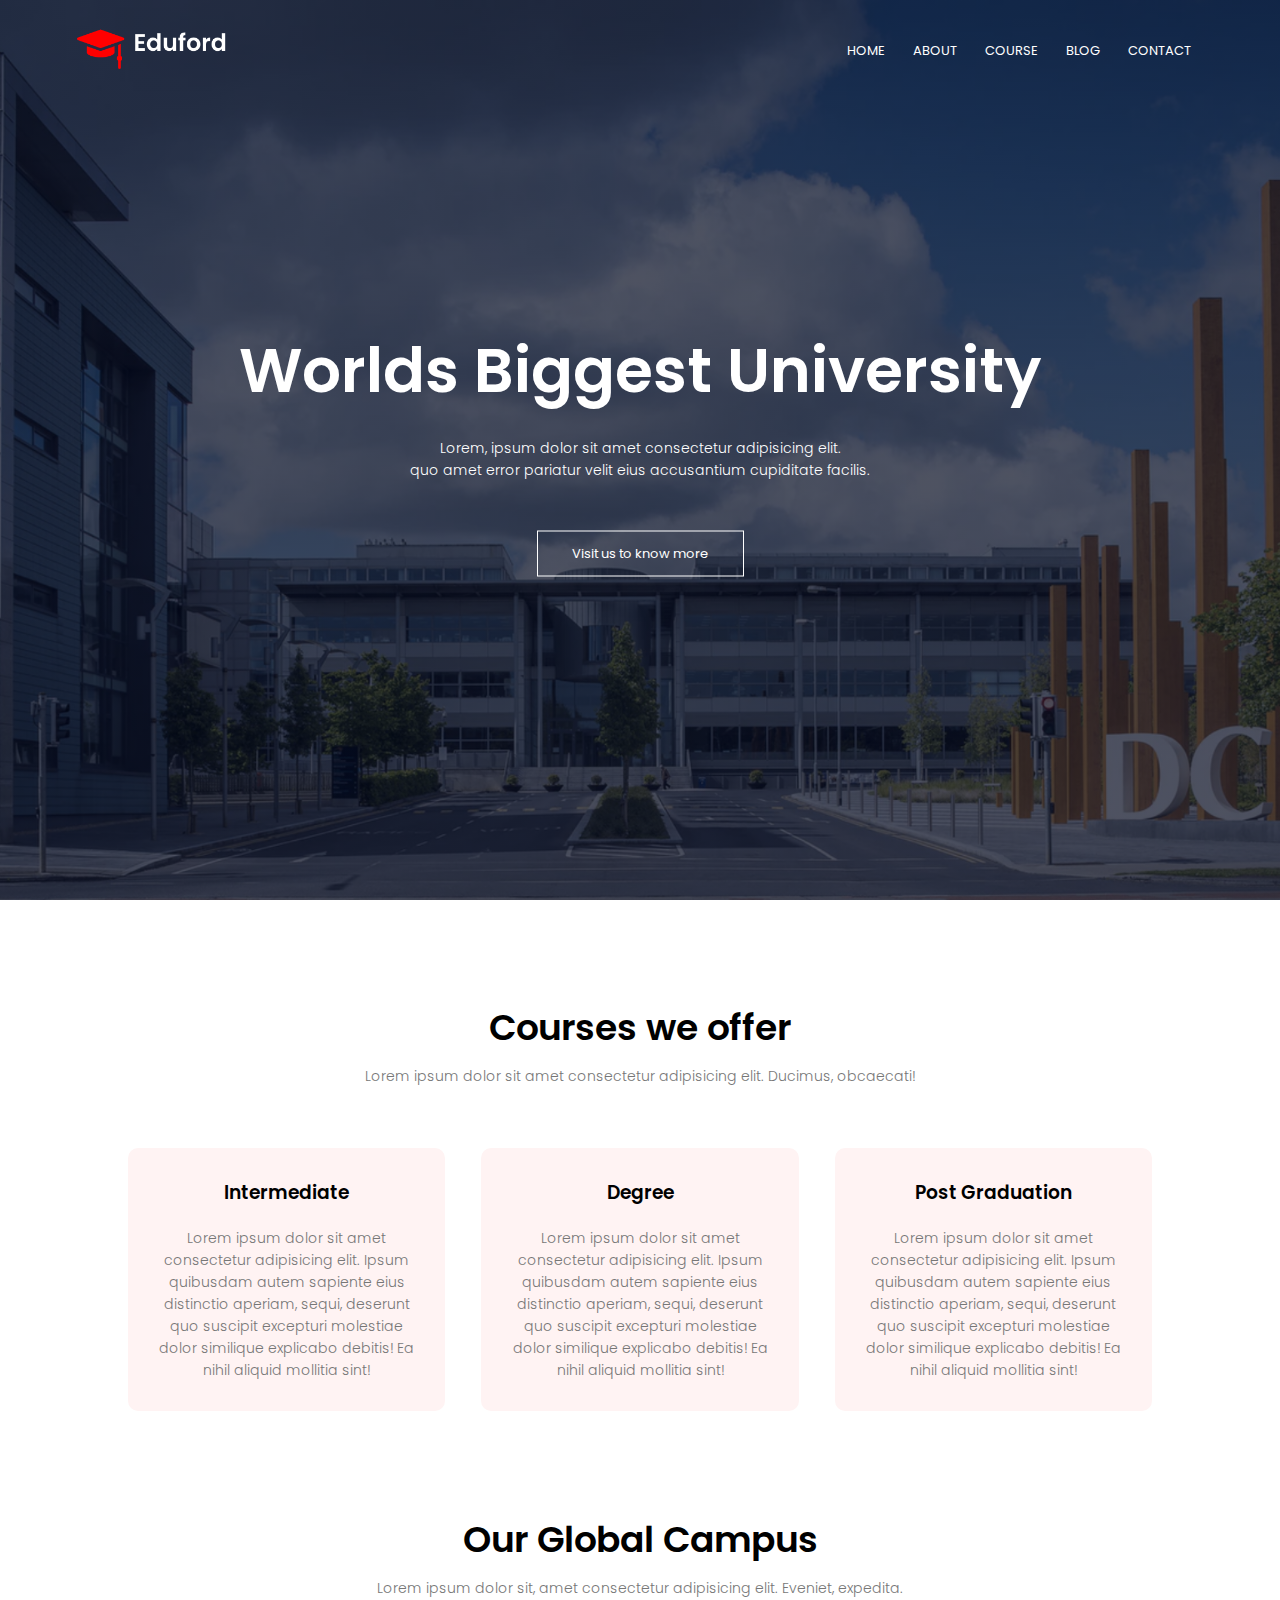
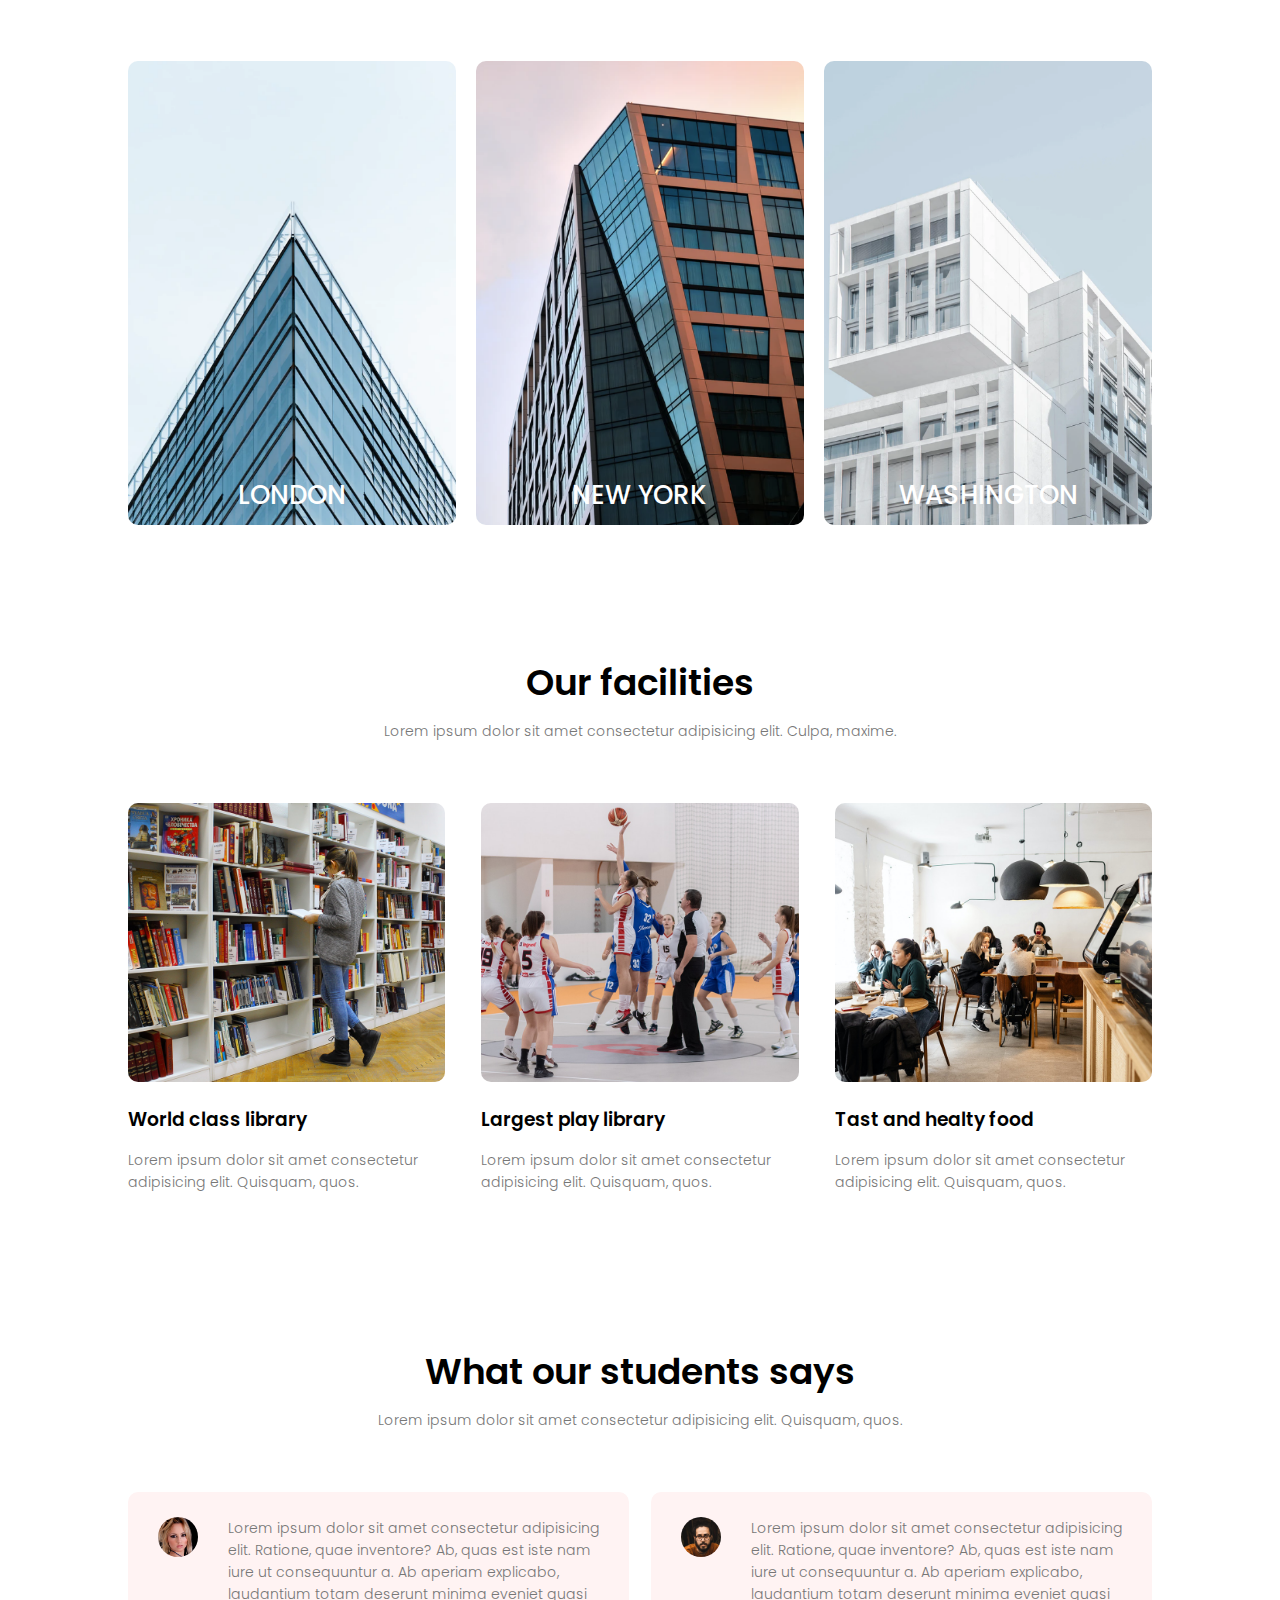
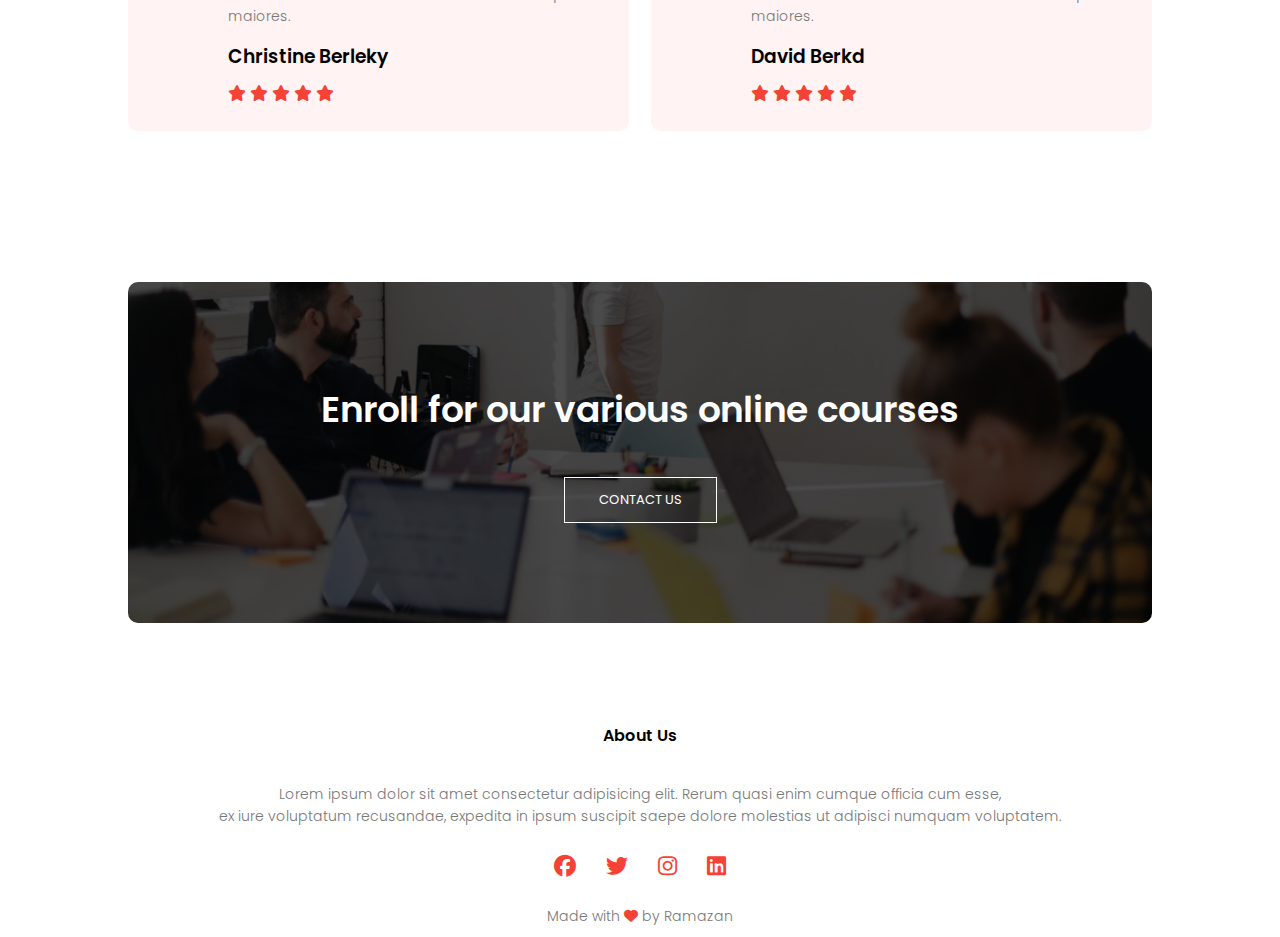
<file: 01_Multi Page Website/index.html>
<!DOCTYPE html>
<html lang="en">
  <head>
    <meta charset="UTF-8" />
    <!--Google fonts-->
    <meta name="viewport" content="width=device-width, initial-scale=1.0" />
    <link rel="preconnect" href="https://fonts.googleapis.com" />
    <link rel="preconnect" href="https://fonts.gstatic.com" crossorigin />
    <link
      href="https://fonts.googleapis.com/css2?family=Poppins:ital,wght@0,100;0,300;0,400;0,500;0,600;0,700;1,100&family=Roboto&display=swap"
      rel="stylesheet"
    />
    <!--Font awesome und Style datei-->
    <link
      rel="stylesheet"
      href="https://cdnjs.cloudflare.com/ajax/libs/font-awesome/6.7.2/css/all.min.css"
    />
    <link rel="stylesheet" href="style.css" />
    <title>HTML & CSS | Full Responsive Multi Page Website</title>
  </head>
  <body>
    <!--Header Section-->
    <section class="header">
      <nav>
        <a href="index.html"><img src="images/logo.png" alt="" /></a>

        <div class="nav-links" id="navLinks">
          <i class="fa fa-times" onclick="hideMenu()"></i>

          <ul>
            <li><a href="index.html">HOME</a></li>
            <li><a href="about.html">ABOUT</a></li>
            <li><a href="course.html">COURSE</a></li>
            <li><a href="blog.html">BLOG</a></li>
            <li><a href="contact.html">CONTACT</a></li>
          </ul>
        </div>
        <i class="fa fa-bars" onclick="showMenu()"></i>
      </nav>

      <div class="text-box">
        <h1>Worlds Biggest University</h1>
        <p>
          Lorem, ipsum dolor sit amet consectetur adipisicing elit. <br />
          quo amet error pariatur velit eius accusantium cupiditate facilis.
        </p>
        <a href="" class="hero-btn">Visit us to know more</a>
      </div>
    </section>

    <!--Course Section-->
    <section class="course">
      <h1>Courses we offer</h1>
      <p>
        Lorem ipsum dolor sit amet consectetur adipisicing elit. Ducimus,
        obcaecati!
      </p>

      <div class="row">
        <div class="course-col">
          <h3>Intermediate</h3>
          <p>
            Lorem ipsum dolor sit amet consectetur adipisicing elit. Ipsum
            quibusdam autem sapiente eius distinctio aperiam, sequi, deserunt
            quo suscipit excepturi molestiae dolor similique explicabo debitis!
            Ea nihil aliquid mollitia sint!
          </p>
        </div>
        <div class="course-col">
          <h3>Degree</h3>
          <p>
            Lorem ipsum dolor sit amet consectetur adipisicing elit. Ipsum
            quibusdam autem sapiente eius distinctio aperiam, sequi, deserunt
            quo suscipit excepturi molestiae dolor similique explicabo debitis!
            Ea nihil aliquid mollitia sint!
          </p>
        </div>
        <div class="course-col">
          <h3>Post Graduation</h3>
          <p>
            Lorem ipsum dolor sit amet consectetur adipisicing elit. Ipsum
            quibusdam autem sapiente eius distinctio aperiam, sequi, deserunt
            quo suscipit excepturi molestiae dolor similique explicabo debitis!
            Ea nihil aliquid mollitia sint!
          </p>
        </div>
      </div>
    </section>

    <!--Campus Section-->
    <section class="campus">
      <h1>Our Global Campus</h1>
      <p>
        Lorem ipsum dolor sit, amet consectetur adipisicing elit. Eveniet,
        expedita.
      </p>

      <div class="row">
        <div class="campus-col">
          <img src="images/london.png" />
          <div class="layer">
            <h3>LONDON</h3>
          </div>
        </div>

        <div class="campus-col">
          <img src="images/newyork.png" />
          <div class="layer">
            <h3>NEW YORK</h3>
          </div>
        </div>

        <div class="campus-col">
          <img src="images/washington.png" />
          <div class="layer">
            <h3>WASHINGTON</h3>
          </div>
        </div>
      </div>
    </section>

    <!--Facilities Section-->
    <section class="facilities">
      <h1>Our facilities</h1>
      <p>
        Lorem ipsum dolor sit amet consectetur adipisicing elit. Culpa, maxime.
      </p>

      <div class="row">
        <div class="facilities-col">
          <img src="images/library.png" alt="" />
          <h3>World class library</h3>
          <p>
            Lorem ipsum dolor sit amet consectetur adipisicing elit. Quisquam,
            quos.
          </p>
        </div>

        <div class="facilities-col">
          <img src="images/basketball.png" alt="" />
          <h3>Largest play library</h3>
          <p>
            Lorem ipsum dolor sit amet consectetur adipisicing elit. Quisquam,
            quos.
          </p>
        </div>

        <div class="facilities-col">
          <img src="images/cafeteria.png" alt="" />
          <h3>Tast and healty food</h3>
          <p>
            Lorem ipsum dolor sit amet consectetur adipisicing elit. Quisquam,
            quos.
          </p>
        </div>
      </div>
    </section>

    <!--Testimonials Section-->
    <section class="testimonials">
      <h1>What our students says</h1>
      <p>
        Lorem ipsum dolor sit amet consectetur adipisicing elit. Quisquam, quos.
      </p>

      <div class="row">
        <div class="testimonial-col">
          <img src="images/user1.jpg" alt="" />
          <div>
            <p>
              Lorem ipsum dolor sit amet consectetur adipisicing elit. Ratione,
              quae inventore? Ab, quas est iste nam iure ut consequuntur a. Ab
              aperiam explicabo, laudantium totam deserunt minima eveniet quasi
              maiores.
            </p>
            <h3>Christine Berleky</h3>
            <i class="fa fa-star"></i>
            <i class="fa fa-star"></i>
            <i class="fa fa-star"></i>
            <i class="fa fa-star"></i>
            <i class="fa fa-star"></i>
          </div>
        </div>

        <div class="testimonial-col">
          <img src="images/user2.jpg" alt="" />
          <div>
            <p>
              Lorem ipsum dolor sit amet consectetur adipisicing elit. Ratione,
              quae inventore? Ab, quas est iste nam iure ut consequuntur a. Ab
              aperiam explicabo, laudantium totam deserunt minima eveniet quasi
              maiores.
            </p>
            <h3>David Berkd</h3>
            <i class="fa fa-star"></i>
            <i class="fa fa-star"></i>
            <i class="fa fa-star"></i>
            <i class="fa fa-star"></i>
            <i class="fa fa-star"></i>
          </div>
        </div>
      </div>
    </section>

    <!--call to action Section-->
    <section class="cta">
      <h1>Enroll for our various online courses</h1>
      <a href="#" class="hero-btn">CONTACT US</a>
    </section>

    <!--Footer Section-->
    <sec class="footer">
      <h4>About Us</h4>
      <p>
        Lorem ipsum dolor sit amet consectetur adipisicing elit. Rerum quasi
        enim cumque officia cum esse, <br />
        ex iure voluptatum recusandae, expedita in ipsum suscipit saepe dolore
        molestias ut adipisci numquam voluptatem.
      </p>

      <div class="icons">
        <i class="fa-brands fa-facebook"></i>
        <i class="fa-brands fa-twitter"></i>
        <i class="fa-brands fa-instagram"></i>
        <i class="fa-brands fa-linkedin"></i>
      </div>

      <p>Made with <i class="fa-solid fa-heart"></i> by Ramazan</p>
    </sec>

    <!--javascript-->
    <script>
      var navLinks = document.getElementById("navLinks");
      function showMenu() {
        navLinks.style.right = "0";
      }
      function hideMenu() {
        navLinks.style.right = "-200px";
      }
    </script>
  </body>
</html>
</file>
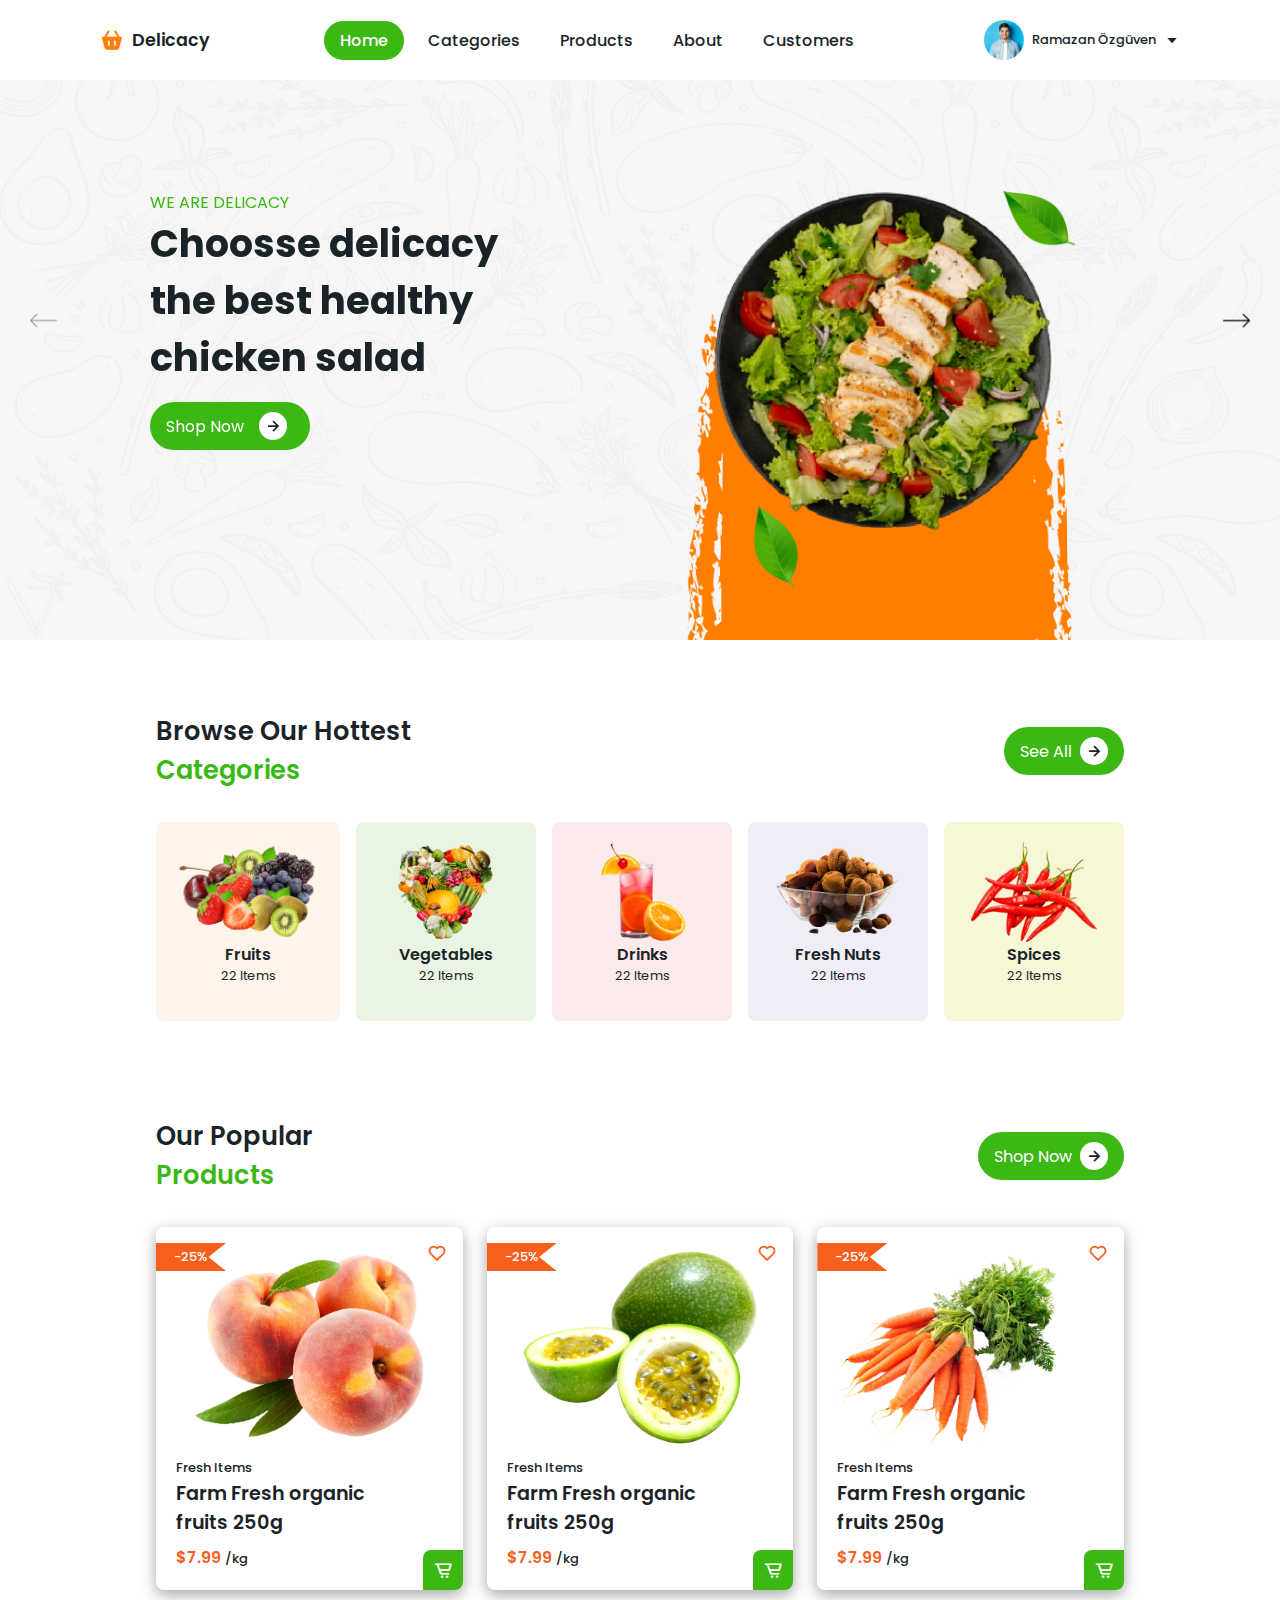
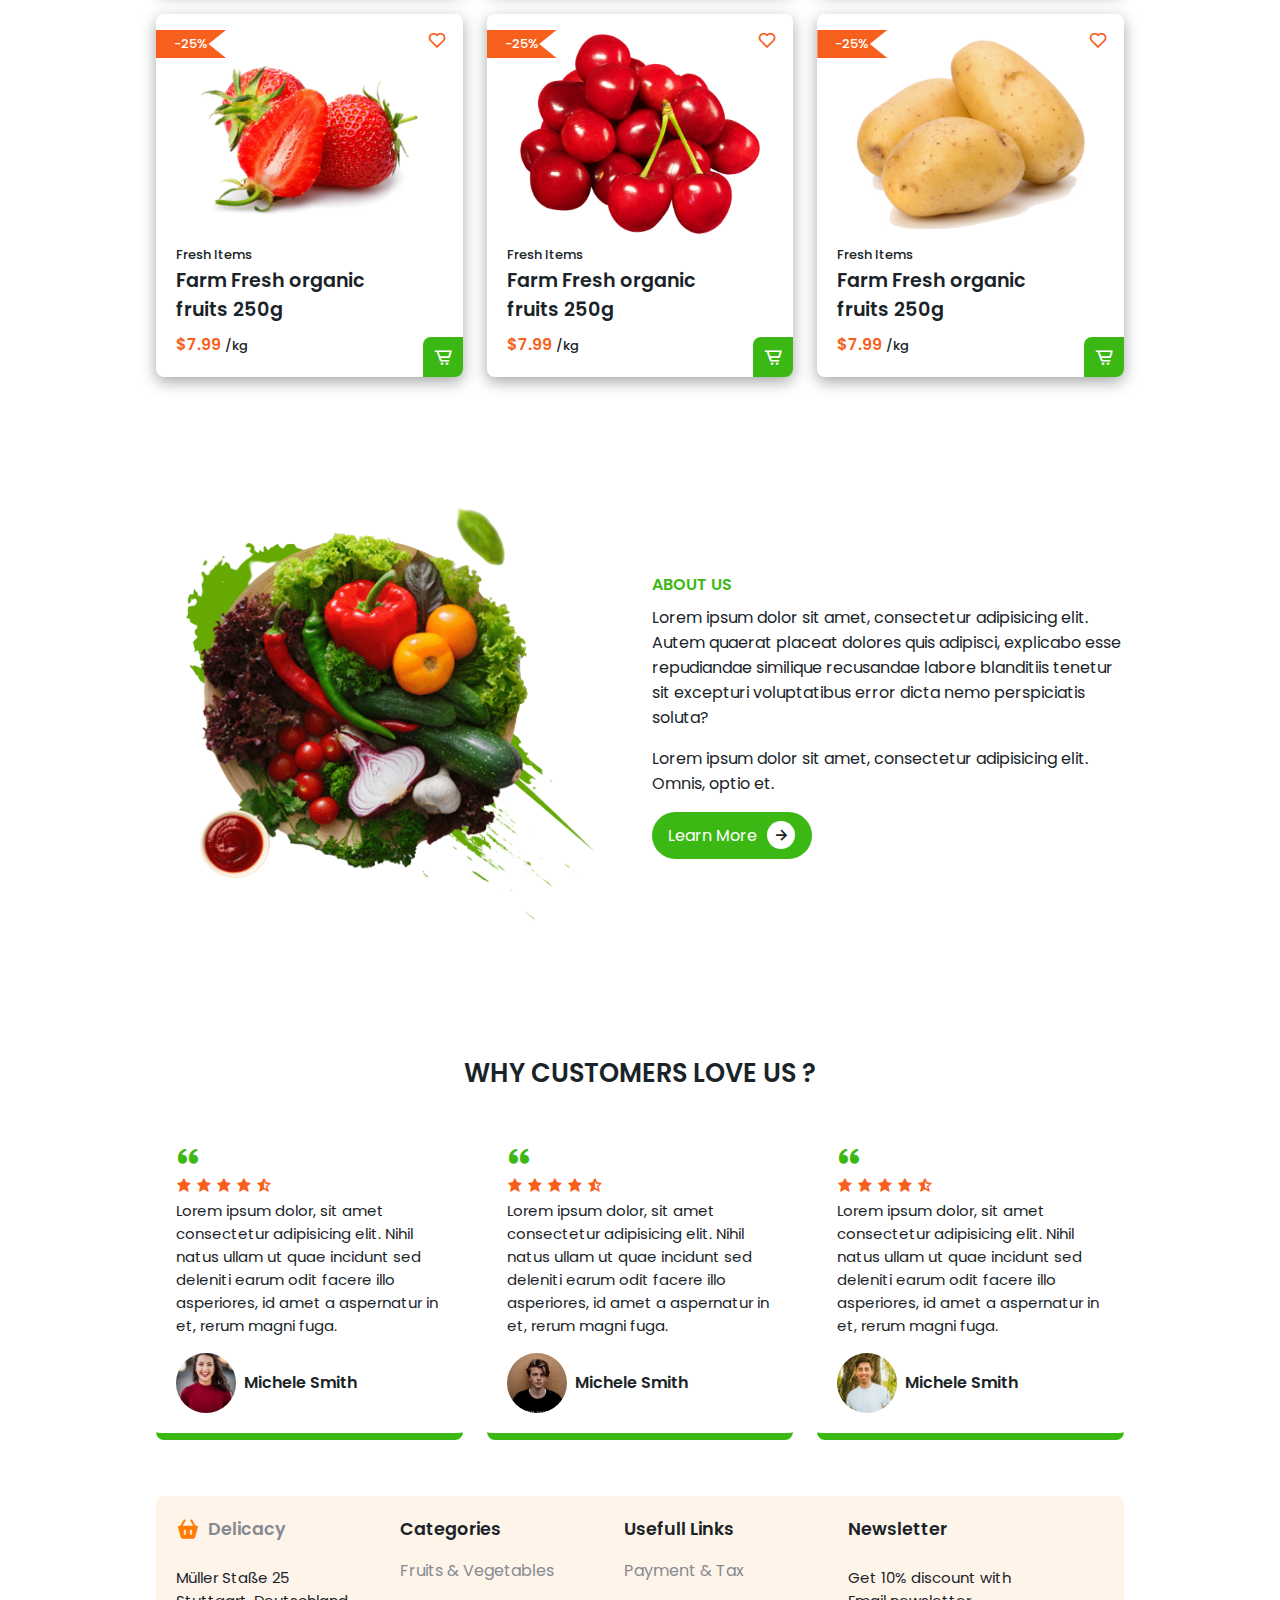
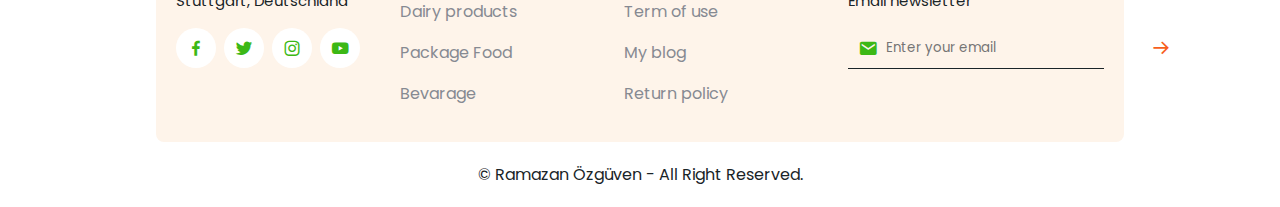
<file: 02_Fruits And Vegetables Website/index.html>
<!DOCTYPE html>
<html lang="en">
  <head>
    <meta charset="UTF-8" />
    <meta name="viewport" content="width=device-width, initial-scale=1.0" />
    <link
      rel="stylesheet"
      href="https://cdn.jsdelivr.net/npm/boxicons@2.1.4/css/boxicons.min.css"
    />
    <!-- Link Swiper's CSS -->
    <link
      rel="stylesheet"
      href="https://cdn.jsdelivr.net/npm/swiper@11/swiper-bundle.min.css"
    />

    <title>Responsive Fruits And Vegetables Website</title>
    <link rel="stylesheet" href="style.css" />
  </head>
  <body>
    <!--NAVBAR-->
    <header>
      <a href="#" class="logo"><i class="bx bxs-basket"></i>Delicacy</a>
      <!--menu icon-->
      <div class="bx bx-menu" id="menu-icon"></div>
      <!--nav list -->
      <ul class="navbar">
        <li><a href="#home" class="home-active">Home</a></li>
        <li><a href="#categories">Categories</a></li>
        <li><a href="#products">Products</a></li>
        <li><a href="#about">About</a></li>
        <li><a href="#customers">Customers</a></li>
      </ul>

      <!--profile card-->
      <div class="profile">
        <img src="img/profile.jpg" alt="" />
        <span>Ramazan Özgüven</span>
        <i class="bx bx-caret-down"></i>
      </div>
    </header>

    <!--HOME-->
    <section class="home swiper" id="home">
      <div class="swiper-wrapper">
        <!--slider 1-->
        <div class="swiper-slide container">
          <div class="home-text">
            <span>We are delicacy</span>
            <h1>
              Choosse delicacy <br />
              the best healthy <br />
              chicken salad
            </h1>
            <a href="#" class="btn"
              >Shop Now <i class="bx bx-right-arrow-alt"></i
            ></a>
          </div>
          <img src="img/home1.png" alt="" />
        </div>

        <!--slider 2-->
        <div class="swiper-slide container">
          <div class="home-text">
            <span>We are delicacy</span>
            <h1>
              Choosse delicacy <br />
              the best healthy <br />
              chicken salad
            </h1>
            <a href="#" class="btn"
              >Shop Now <i class="bx bx-right-arrow-alt"></i
            ></a>
          </div>
          <img src="img/home2.png" alt="" />
        </div>

        <!--slider 3-->
        <div class="swiper-slide container">
          <div class="home-text">
            <span>We are delicacy</span>
            <h1>
              Choosse delicacy <br />
              the best healthy <br />
              chicken salad
            </h1>
            <a href="#" class="btn"
              >Shop Now <i class="bx bx-right-arrow-alt"></i
            ></a>
          </div>
          <img src="img/home3.png" alt="" />
        </div>
      </div>
      <div class="swiper-button-next"></div>
      <div class="swiper-button-prev"></div>
    </section>

    <!--CATEGORIES-->
    <section class="categories" id="categories">
      <div class="heading">
        <h1>
          Browse Our Hottest <br />
          <span>Categories</span>
        </h1>
        <a href="#" class="btn"
          >See All <i class="bx bx-right-arrow-alt"></i
        ></a>
      </div>
      <!--container content-->
      <div class="categories-container">
        <!--box 1-->
        <div class="box box1">
          <img src="img/cate1.png" alt="" />
          <h2>Fruits</h2>
          <span>22 Items</span>
          <i class="bx bx-right-arrow-alt"></i>
        </div>
        <!--box 2-->
        <div class="box box2">
          <img src="img/cate2.png" alt="" />
          <h2>Vegetables</h2>
          <span>22 Items</span>
          <i class="bx bx-right-arrow-alt"></i>
        </div>
        <!--box 3-->
        <div class="box box3">
          <img src="img/cate3.png" alt="" />
          <h2>Drinks</h2>
          <span>22 Items</span>
          <i class="bx bx-right-arrow-alt"></i>
        </div>
        <!--box 4-->
        <div class="box box4">
          <img src="img/cate4.png" alt="" />
          <h2>Fresh Nuts</h2>
          <span>22 Items</span>
          <i class="bx bx-right-arrow-alt"></i>
        </div>
        <!--box 5-->
        <div class="box box5">
          <img src="img/cate5.png" alt="" />
          <h2>Spices</h2>
          <span>22 Items</span>
          <i class="bx bx-right-arrow-alt"></i>
        </div>
      </div>
    </section>

    <!--PRODUCTS-->
    <section class="products" id="products">
      <div class="heading">
        <h1>
          Our Popular <br />
          <span>Products</span>
        </h1>
        <a href="#" class="btn"
          >Shop Now <i class="bx bx-right-arrow-alt"></i
        ></a>
      </div>

      <!--product container content-->
      <div class="products-container">
        <!--box 1-->
        <div class="box">
          <img src="img/p1.png" alt="" />
          <span>Fresh Items</span>
          <h2>Farm Fresh organic <br />fruits 250g</h2>
          <h3 class="price">$7.99 <span>/kg</span></h3>
          <i class="bx bx-cart-alt"></i>
          <i class="bx bx-heart"></i>
          <span class="discount">-25%</span>
        </div>

        <!--box 2-->
        <div class="box">
          <img src="img/p2.png" alt="" />
          <span>Fresh Items</span>
          <h2>Farm Fresh organic <br />fruits 250g</h2>
          <h3 class="price">$7.99 <span>/kg</span></h3>
          <i class="bx bx-cart-alt"></i>
          <i class="bx bx-heart"></i>
          <span class="discount">-25%</span>
        </div>

        <!--box 3-->
        <div class="box">
          <img src="img/p3.png" alt="" />
          <span>Fresh Items</span>
          <h2>Farm Fresh organic <br />fruits 250g</h2>
          <h3 class="price">$7.99 <span>/kg</span></h3>
          <i class="bx bx-cart-alt"></i>
          <i class="bx bx-heart"></i>
          <span class="discount">-25%</span>
        </div>

        <!--box 4-->
        <div class="box">
          <img src="img/p4.png" alt="" />
          <span>Fresh Items</span>
          <h2>Farm Fresh organic <br />fruits 250g</h2>
          <h3 class="price">$7.99 <span>/kg</span></h3>
          <i class="bx bx-cart-alt"></i>
          <i class="bx bx-heart"></i>
          <span class="discount">-25%</span>
        </div>

        <!--box 5-->
        <div class="box">
          <img src="img/p5.png" alt="" />
          <span>Fresh Items</span>
          <h2>Farm Fresh organic <br />fruits 250g</h2>
          <h3 class="price">$7.99 <span>/kg</span></h3>
          <i class="bx bx-cart-alt"></i>
          <i class="bx bx-heart"></i>
          <span class="discount">-25%</span>
        </div>

        <!--box 6-->
        <div class="box">
          <img src="img/p6.png" alt="" />
          <span>Fresh Items</span>
          <h2>Farm Fresh organic <br />fruits 250g</h2>
          <h3 class="price">$7.99 <span>/kg</span></h3>
          <i class="bx bx-cart-alt"></i>
          <i class="bx bx-heart"></i>
          <span class="discount">-25%</span>
        </div>
      </div>
    </section>

    <!--ABOUT-->
    <section class="about" id="about">
      <img src="img/about.png" alt="" />
      <div class="about-text">
        <span>About us</span>
        <p>
          Lorem ipsum dolor sit amet, consectetur adipisicing elit. Autem
          quaerat placeat dolores quis adipisci, explicabo esse repudiandae
          similique recusandae labore blanditiis tenetur sit excepturi
          voluptatibus error dicta nemo perspiciatis soluta?
        </p>
        <p>
          Lorem ipsum dolor sit amet, consectetur adipisicing elit. Omnis, optio
          et.
        </p>
        <a href="#" class="btn"
          >Learn More <i class="bx bx-right-arrow-alt"></i
        ></a>
      </div>
    </section>

    <!--CUSTOMERS-->
    <section class="customers" id="customers">
        <h2>WHY CUSTOMERS LOVE US ?</h2>
        <!--customer content-->
        <div class="customers-container">

            <!-- review 1 -->
            <div class="box">
                <i class='bx bxs-quote-alt-left' ></i>
                <div class="stars">
                    <i class='bx bxs-star' ></i>
                    <i class='bx bxs-star' ></i>
                    <i class='bx bxs-star' ></i>
                    <i class='bx bxs-star' ></i>
                    <i class='bx bxs-star-half' ></i>
                </div>
                <p>Lorem ipsum dolor, sit amet consectetur adipisicing elit. Nihil natus ullam ut quae incidunt sed deleniti earum odit facere illo asperiores, id amet a aspernatur in et, rerum magni fuga.</p>
                <div class="review-profile">
                    <img src="img/c1.jpg" alt="">
                    <h3>Michele Smith</h3>
                </div>
            </div>

            <!-- review 2 -->
            <div class="box">
                <i class='bx bxs-quote-alt-left' ></i>
                <div class="stars">
                    <i class='bx bxs-star' ></i>
                    <i class='bx bxs-star' ></i>
                    <i class='bx bxs-star' ></i>
                    <i class='bx bxs-star' ></i>
                    <i class='bx bxs-star-half' ></i>
                </div>
                <p>Lorem ipsum dolor, sit amet consectetur adipisicing elit. Nihil natus ullam ut quae incidunt sed deleniti earum odit facere illo asperiores, id amet a aspernatur in et, rerum magni fuga.</p>
                <div class="review-profile">
                    <img src="img/c2.jpg" alt="">
                    <h3>Michele Smith</h3>
                </div>
            </div>

            <!-- review 3 -->
            <div class="box">
                <i class='bx bxs-quote-alt-left' ></i>
                <div class="stars">
                    <i class='bx bxs-star' ></i>
                    <i class='bx bxs-star' ></i>
                    <i class='bx bxs-star' ></i>
                    <i class='bx bxs-star' ></i>
                    <i class='bx bxs-star-half' ></i>
                </div>
                <p>Lorem ipsum dolor, sit amet consectetur adipisicing elit. Nihil natus ullam ut quae incidunt sed deleniti earum odit facere illo asperiores, id amet a aspernatur in et, rerum magni fuga.</p>
                <div class="review-profile">
                    <img src="img/c3.jpg" alt="">
                    <h3>Michele Smith</h3>
                </div>
            </div>

        </div>
    </section>

    <!--FOOTER-->
    <section class="footer" id="footer">

        <div class="footer-box">
            <a href="#" class="logo"><i class="bx bxs-basket"></i>Delicacy</a>
            <p>Müller  Staße 25 <br> Stuttgart, Deutschland</p>
            <div class="social">
                <a href="#"><i class='bx bxl-facebook' ></i></a>
                <a href="#"><i class='bx bxl-twitter' ></i></a>
                <a href="#"><i class='bx bxl-instagram' ></i></a>
                <a href="#"><i class='bx bxl-youtube' ></i></a>
            </div>
        </div>

        <div class="footer-box">
            <h2>Categories</h2>
            <a href="#">Fruits & Vegetables</a>
            <a href="#">Dairy products</a>
            <a href="#">Package Food</a>
            <a href="#">Bevarage</a>
        </div>

        <div class="footer-box">
            <h2>Usefull Links</h2>
            <a href="#">Payment & Tax</a>
            <a href="#">Term of use</a>
            <a href="#">My blog</a>
            <a href="#">Return policy</a>
        </div>

        <div class="footer-box">
            <h2>Newsletter</h2>
            <p>Get 10% discount with <br>Email newsletter</p>
            <form action="#">
                <i class='bx bxs-envelope' ></i>
                <input type="email" placeholder="Enter your email">
                <i class='bx bx-arrow-back bx-rotate-180' ></i>
            </form>
        </div>


    </section>

    <!-- copyright -->
    <div class="copyright">
        <p>&#169; Ramazan Özgüven - All Right Reserved.</p>
    </div>



    <!-- Swiper JS -->
    <script src="https://cdn.jsdelivr.net/npm/swiper@11/swiper-bundle.min.js"></script>
    <!--javascript-->
    <script src="main.js"></script>
  </body>
</html>
</file>
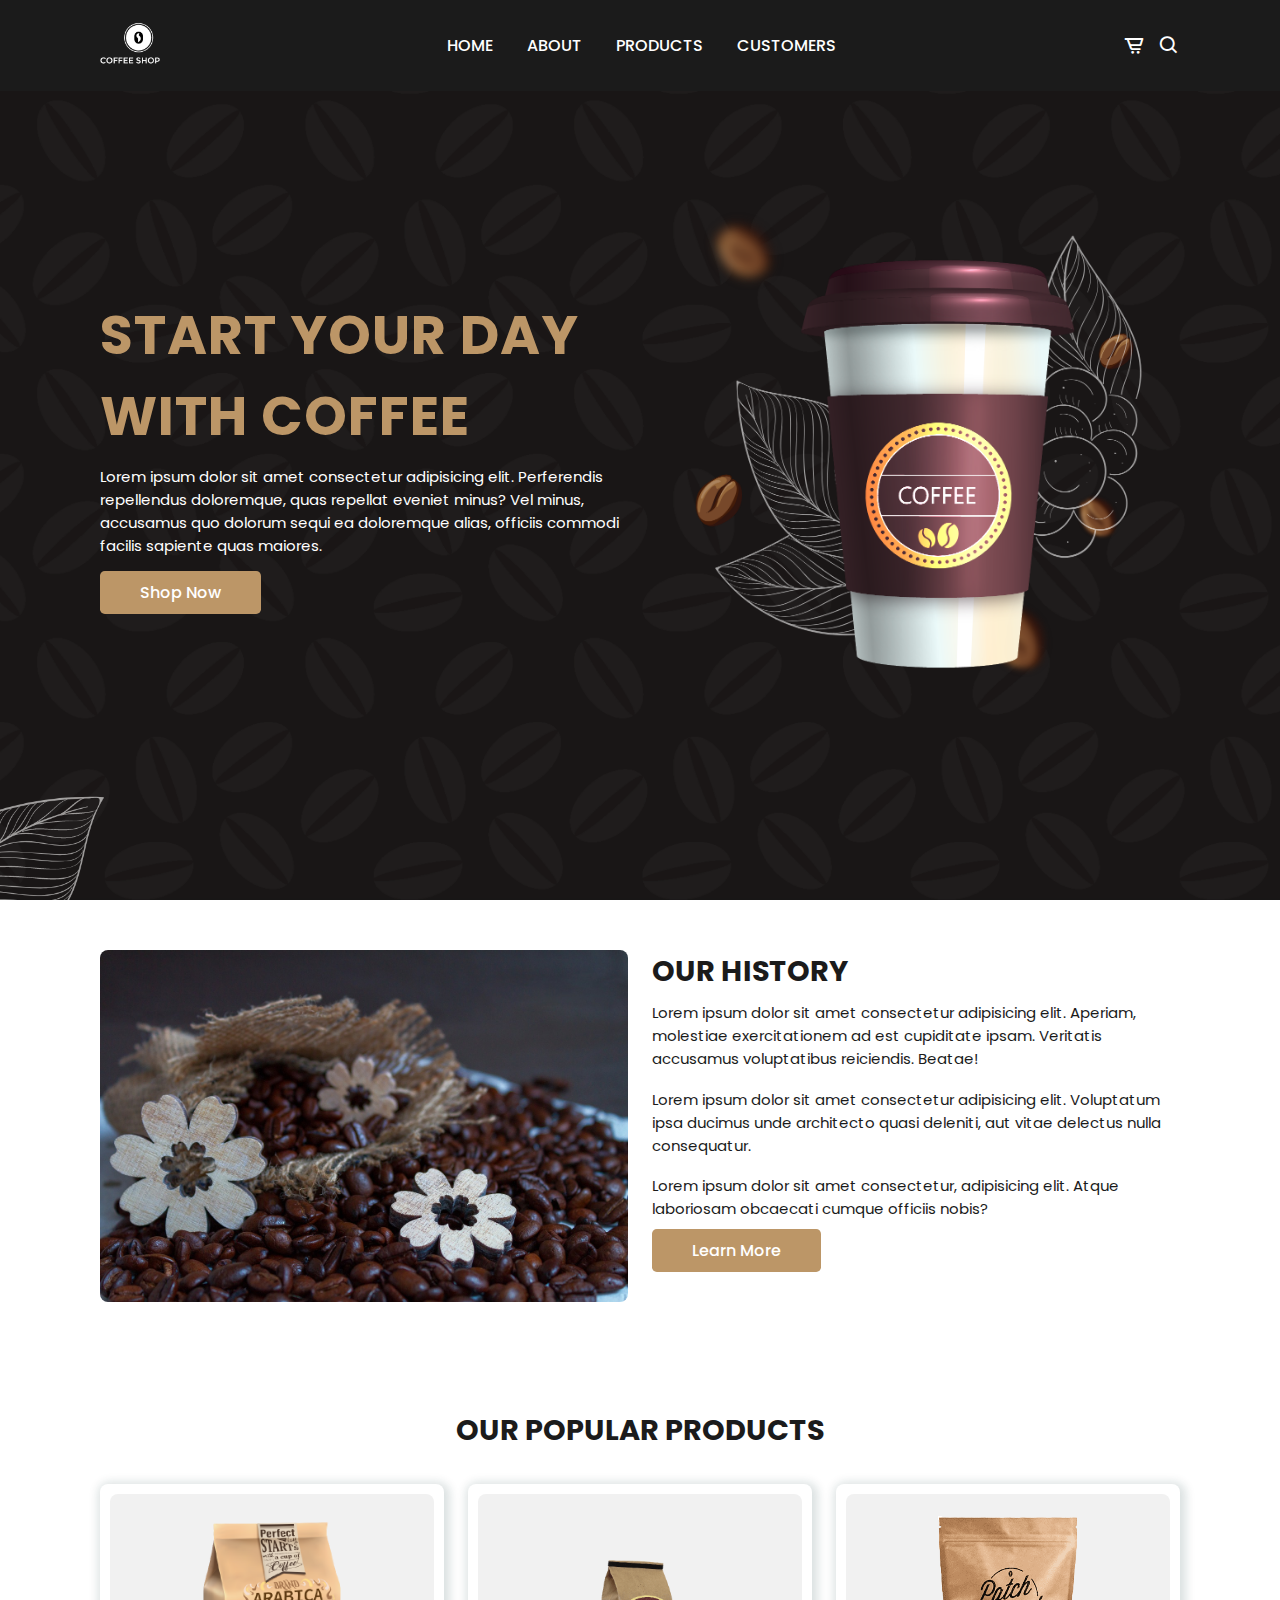
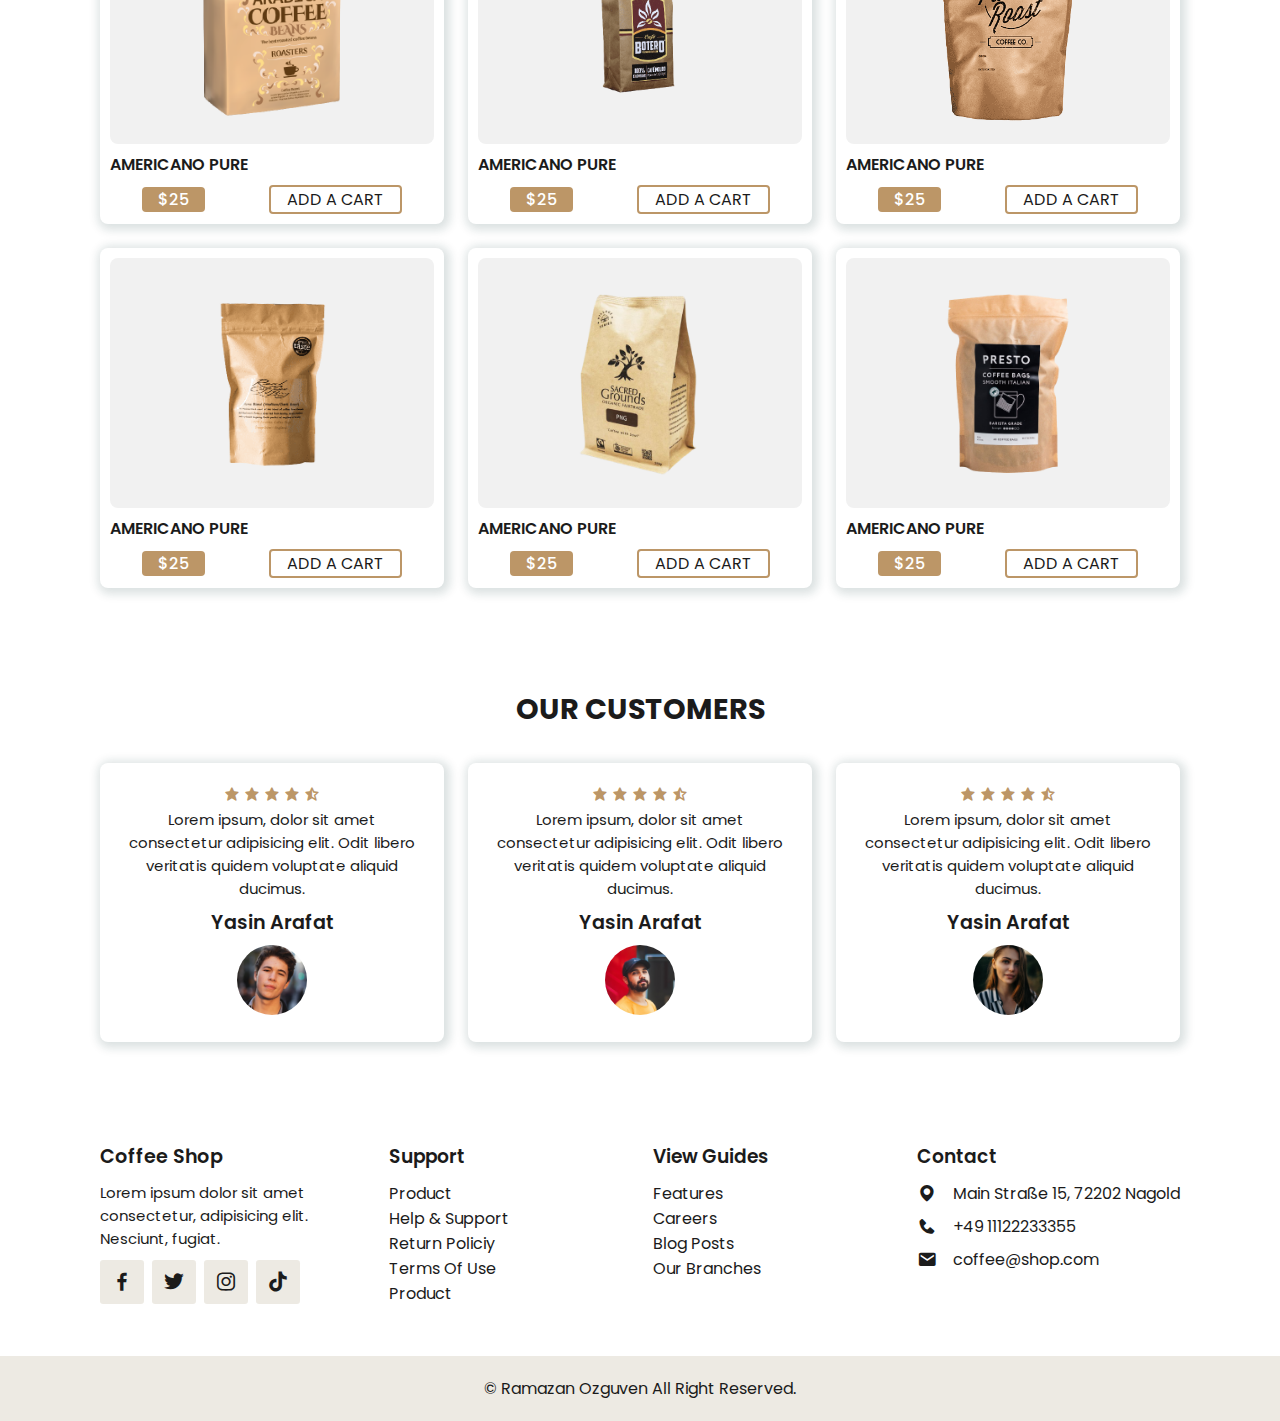
<file: 04_Coffee Shop Website/index.html>
<!DOCTYPE html>
<html lang="en">
  <head>
    <meta charset="UTF-8" />
    <meta name="viewport" content="width=device-width, initial-scale=1.0" />
    <link
      rel="stylesheet"
      href="https://cdn.jsdelivr.net/npm/boxicons@2.1.4/css/boxicons.min.css"
    />
    <link rel="stylesheet" href="style.css" />
    <title>Responsive Coffee Shop Website</title>
  </head>

  <body>
    <!-- navbar -->
    <header>
      <a href="#" class="logo">
        <img src="img/logo.png" alt="" />
      </a>
      <!-- menu icon -->
      <i class="bx bx-menu" id="menu-icon"></i>
      <!-- links -->
      <ul class="navbar">
        <li><a href="#home">Home</a></li>
        <li><a href="#about">About</a></li>
        <li><a href="#products">Products</a></li>
        <li><a href="#customers">Customers</a></li>
      </ul>
      <!-- icons -->
      <div class="header-icon">
        <i class="bx bx-cart-alt"></i>
        <i class="bx bx-search" id="search-icon"></i>
      </div>
      <!-- search box -->
      <div class="search-box">
        <input type="search" placeholder="Search here ..." />
      </div>
    </header>

    <!-- home -->
    <section class="home" id="home">
      <div class="home-text">
        <h1>
          Start your day <br />
          with coffee
        </h1>
        <p>
          Lorem ipsum dolor sit amet consectetur adipisicing elit. Perferendis
          repellendus doloremque, quas repellat eveniet minus? Vel minus,
          accusamus quo dolorum sequi ea doloremque alias, officiis commodi
          facilis sapiente quas maiores.
        </p>
        <a href="#" class="btn">Shop Now</a>
      </div>

      <div class="home-img">
        <img src="img/main.png" alt="" />
      </div>
    </section>

    <!--about-->
    <section class="about" id="about">
      <div class="about-img">
        <img src="img/about.jpg" alt="" />
      </div>
      <div class="about-text">
        <h2>Our History</h2>
        <p>
          Lorem ipsum dolor sit amet consectetur adipisicing elit. Aperiam,
          molestiae exercitationem ad est cupiditate ipsam. Veritatis accusamus
          voluptatibus reiciendis. Beatae!
        </p>
        <p>
          Lorem ipsum dolor sit amet consectetur adipisicing elit. Voluptatum
          ipsa ducimus unde architecto quasi deleniti, aut vitae delectus nulla
          consequatur.
        </p>
        <p>
          Lorem ipsum dolor sit amet consectetur, adipisicing elit. Atque
          laboriosam obcaecati cumque officiis nobis?
        </p>
        <a href="#" class="btn">Learn More</a>
      </div>
    </section>

    <!--products-->
    <section class="products" id="products">
      <div class="heading">
        <h2>Our popular products</h2>
      </div>
      <!--container-->
      <div class="products-container">
        <!--box 1-->
        <div class="box">
          <img src="img/p1.png" alt="" />
          <h3>Americano Pure</h3>
          <div class="content">
            <span>$25</span>
            <a href="#">Add a cart</a>
          </div>
        </div>

        <!--box 2-->
        <div class="box">
          <img src="img/p2.png" alt="" />
          <h3>Americano Pure</h3>
          <div class="content">
            <span>$25</span>
            <a href="#">Add a cart</a>
          </div>
        </div>

        <!--box 3-->
        <div class="box">
          <img src="img/p3.png" alt="" />
          <h3>Americano Pure</h3>
          <div class="content">
            <span>$25</span>
            <a href="#">Add a cart</a>
          </div>
        </div>

        <!--box 4-->
        <div class="box">
          <img src="img/p4.png" alt="" />
          <h3>Americano Pure</h3>
          <div class="content">
            <span>$25</span>
            <a href="#">Add a cart</a>
          </div>
        </div>

        <!--box 5-->
        <div class="box">
          <img src="img/p5.png" alt="" />
          <h3>Americano Pure</h3>
          <div class="content">
            <span>$25</span>
            <a href="#">Add a cart</a>
          </div>
        </div>

        <!--box 6-->
        <div class="box">
          <img src="img/p6.png" alt="" />
          <h3>Americano Pure</h3>
          <div class="content">
            <span>$25</span>
            <a href="#">Add a cart</a>
          </div>
        </div>
      </div>
    </section>

    <!--customers-->
    <section class="customers" id="customers">
      <div class="heading">
        <h2>Our Customers</h2>
      </div>
      <!--container-->
      <div class="customers-container">
        <div class="box">
          <div class="stars">
            <i class="bx bxs-star"></i>
            <i class="bx bxs-star"></i>
            <i class="bx bxs-star"></i>
            <i class="bx bxs-star"></i>
            <i class="bx bxs-star-half"></i>
          </div>
          <p>
            Lorem ipsum, dolor sit amet consectetur adipisicing elit. Odit
            libero veritatis quidem voluptate aliquid ducimus.
          </p>
          <h2>Yasin Arafat</h2>
          <img src="img/rev1.jpg" alt="" />
        </div>

        <div class="box">
          <div class="stars">
            <i class="bx bxs-star"></i>
            <i class="bx bxs-star"></i>
            <i class="bx bxs-star"></i>
            <i class="bx bxs-star"></i>
            <i class="bx bxs-star-half"></i>
          </div>
          <p>
            Lorem ipsum, dolor sit amet consectetur adipisicing elit. Odit
            libero veritatis quidem voluptate aliquid ducimus.
          </p>
          <h2>Yasin Arafat</h2>
          <img src="img/rev2.jpg" alt="" />
        </div>

        <div class="box">
          <div class="stars">
            <i class="bx bxs-star"></i>
            <i class="bx bxs-star"></i>
            <i class="bx bxs-star"></i>
            <i class="bx bxs-star"></i>
            <i class="bx bxs-star-half"></i>
          </div>
          <p>
            Lorem ipsum, dolor sit amet consectetur adipisicing elit. Odit
            libero veritatis quidem voluptate aliquid ducimus.
          </p>
          <h2>Yasin Arafat</h2>
          <img src="img/rev3.jpg" alt="" />
        </div>
      </div>
    </section>

    <!--footer-->
    <section class="footer">
      <div class="footer-box">
        <h2>Coffee Shop</h2>
        <p>
          Lorem ipsum dolor sit amet consectetur, adipisicing elit. Nesciunt,
          fugiat.
        </p>
        <div class="social">
          <a href="#"><i class="bx bxl-facebook"></i></a>
          <a href="#"><i class="bx bxl-twitter"></i></a>
          <a href="#"><i class="bx bxl-instagram"></i></a>
          <a href="#"><i class="bx bxl-tiktok"></i></a>
        </div>
      </div>

      <div class="footer-box">
        <h3>Support</h3>
        <li><a href="#">Product</a></li>
        <li><a href="#">Help & Support</a></li>
        <li><a href="#">Return Policiy</a></li>
        <li><a href="#">Terms Of Use</a></li>
        <li><a href="#">Product</a></li>
      </div>

      <div class="footer-box">
        <h3>View Guides</h3>
        <li><a href="#">Features</a></li>
        <li><a href="#">Careers</a></li>
        <li><a href="#">Blog Posts</a></li>
        <li><a href="#">Our Branches</a></li>
      </div>

      <div class="footer-box">
        <h3>Contact</h3>
        <div class="contact">
          <span><i class="bx bxs-map"></i> Main Straße 15, 72202 Nagold</span>
          <span><i class="bx bxs-phone"></i>+49 11122233355</span>
          <span><i class="bx bxs-envelope"></i>coffee@shop.com</span>
        </div>
      </div>


    </section>

    <!--copyright-->
    <div class="copyright">
      <p>&#169; Ramazan Ozguven All Right Reserved.</p>
    </div>

    <script src="main.js"></script>
  </body>
</html>
</file>
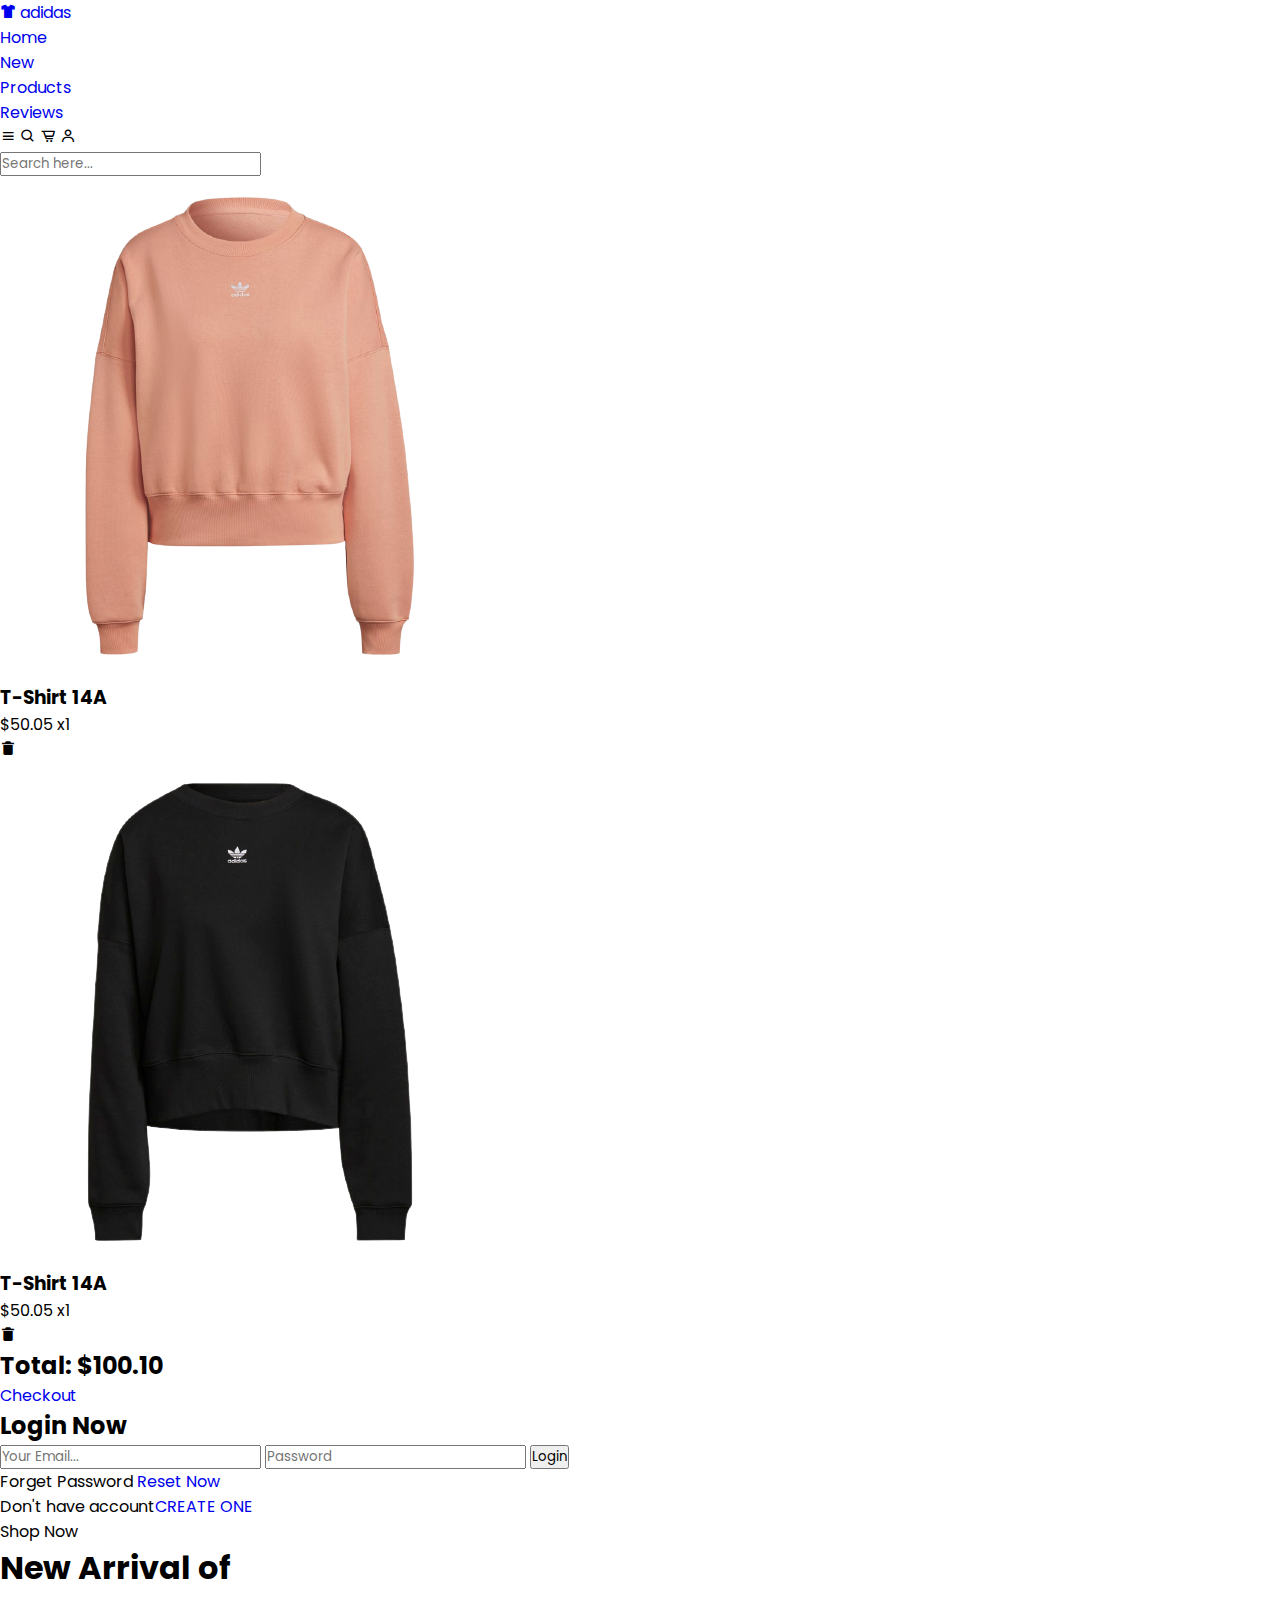
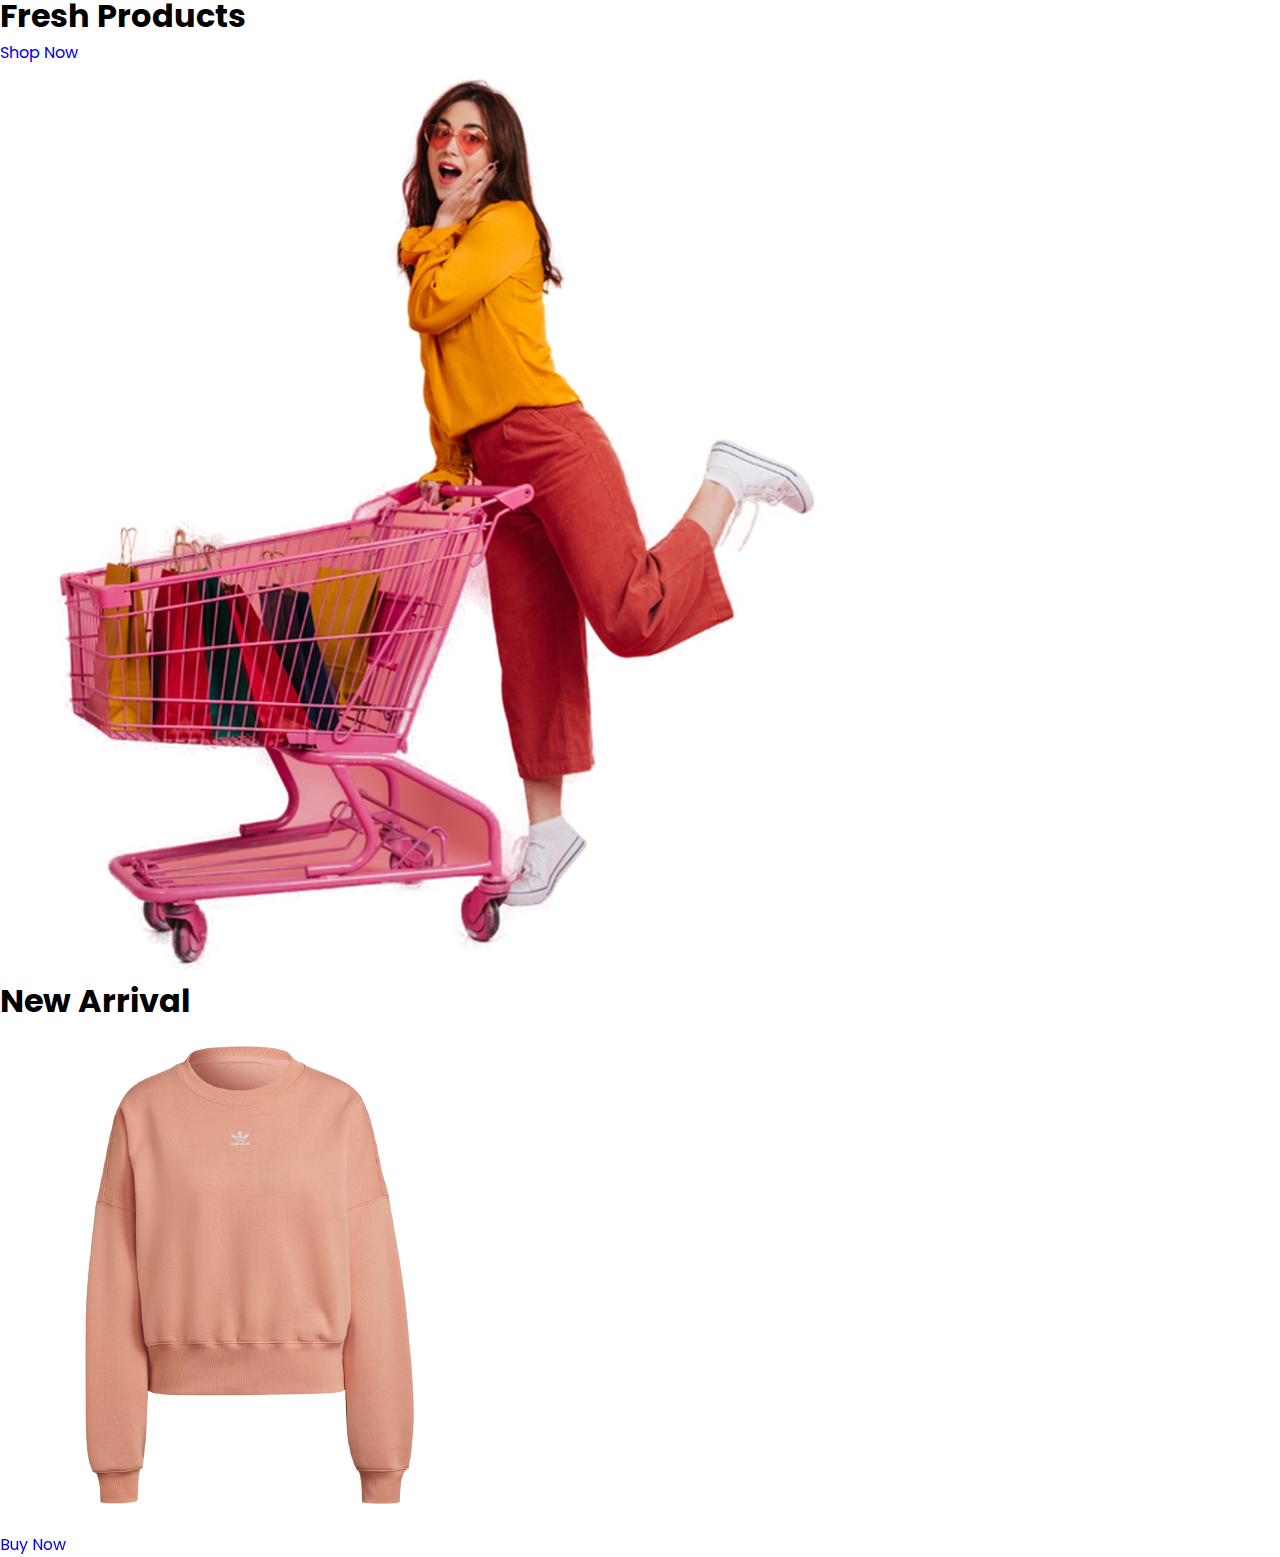
<file: 08_E-Commerce Website/index.html>
<!DOCTYPE html>
<html lang="en">
  <head>
    <meta charset="UTF-8" />
    <meta name="viewport" content="width=device-width, initial-scale=1.0" />
    <!-- Link Swiper's CSS -->
    <link
      rel="stylesheet"
      href="https://unpkg.com/swiper/swiper-bundle.min.css"
    />
    <link
      rel="stylesheet"
      href="https://cdn.jsdelivr.net/npm/swiper@11/swiper-bundle.min.css"
    />

    <!-- boxicons -->
    <link
      rel="stylesheet"
      href="https://cdn.jsdelivr.net/npm/boxicons@latest/css/boxicons.min.css"
    />
    <link rel="stylesheet" href="style.css" />
    <title>Responsive E-Commerce Website</title>
  </head>
  <body>
    <!--! NAVBAR SECTION -->
    <header>
      <a href="#" class="logo"> <i class="bx bxs-t-shirt"></i> adidas</a>

      <ul class="navbar">
        <li><a href="#home">Home</a></li>
        <li><a href="#new">New</a></li>
        <li><a href="#products">Products</a></li>
        <li><a href="#reviews">Reviews</a></li>
      </ul>

      <!-- icons -->
      <div class="header-icons">
        <i class="bx bx-menu" id="menu-icon"></i>
        <i class="bx bx-search" id="search-icon"></i>
        <i class="bx bx-cart-alt" id="cart-icon"></i>
        <i class="bx bx-user" id="user-icon"></i>
      </div>

      <!-- search box -->
      <div class="search-box">
        <input type="search" name="" id="" placeholder="Search here..." />
      </div>

      <!-- cart box -->
      <div class="cart">
        <!-- box 1 -->
        <div class="box">
          <img src="img/new1.png" alt="" />
          <div class="text">
            <h3>T-Shirt 14A</h3>
            <span>$50.05</span>
            <span>x1</span>
          </div>
          <i class="bx bxs-trash-alt"></i>
        </div>

        <!-- box 2 -->
        <div class="box">
          <img src="img/new2.png" alt="" />
          <div class="text">
            <h3>T-Shirt 14A</h3>
            <span>$50.05</span>
            <span>x1</span>
          </div>
          <i class="bx bxs-trash-alt"></i>
        </div>

        <h2>Total: $100.10</h2>
        <a href="#" class="btn">Checkout</a>
      </div>

      <!-- user -->
      <div class="user">
        <h2>Login Now</h2>
        <input type="email" placeholder="Your Email..." />
        <input type="password" name="" id="" placeholder="Password" />
        <input type="submit" value="Login" class="login-btn" />
        <p>Forget Password <a href="#">Reset Now</a></p>
        <p>Don't have account<a href="#">CREATE ONE</a></p>
      </div>
    </header>

    <!--! HOME SECTION -->
    <section class="home" id="home">
      <div class="home-text">
        <span>Shop Now</span>
        <h1>New Arrival of <br />Fresh Products</h1>
        <a href="#" class="btn">Shop Now</a>
      </div>

      <div class="home-img">
        <img src="img/home.png" alt="" />
      </div>
    </section>

    <!--! NEW ARRIVAL SECTION -->
    <section class="new" id="new">
      <div class="heading">
        <h1>New <span>Arrival</span></h1>
      </div>

      <div class="swiper new-arrival">
        <div class="swiper-wrapper">
            
          <div class="swiper-slide box">
            <img src="img/new1.png" alt="" />
            <div class="content">
              <a href="#" class="btn">Buy Now</a>
            </div>
          </div>

          <div class="swiper-slide box">
            <img src="img/new2.png" alt="" />
            <div class="content">
              <a href="#" class="btn">Buy Now</a>
            </div>
          </div>

          <div class="swiper-slide box">
            <img src="img/new3.png" alt="" />
            <div class="content">
              <a href="#" class="btn">Buy Now</a>
            </div>
          </div>

          <div class="swiper-slide box">
            <img src="img/new4.png" alt="" />
            <div class="content">
              <a href="#" class="btn">Buy Now</a>
            </div>
          </div>

          <div class="swiper-slide box">
            <img src="img/new5.png" alt="" />
            <div class="content">
              <a href="#" class="btn">Buy Now</a>
            </div>
          </div>

          <div class="swiper-slide box">
            <img src="img/new6.png" alt="" />
            <div class="content">
              <a href="#" class="btn">Buy Now</a>
            </div>
          </div>
        </div>
      </div>
    </section>

    <!-- link to js -->
    <script src="script.js"></script>
    <!-- Swiper JS -->
    <script src="https://cdn.jsdelivr.net/npm/swiper@11/swiper-bundle.min.js"></script>
  </body>
</html>
</file>
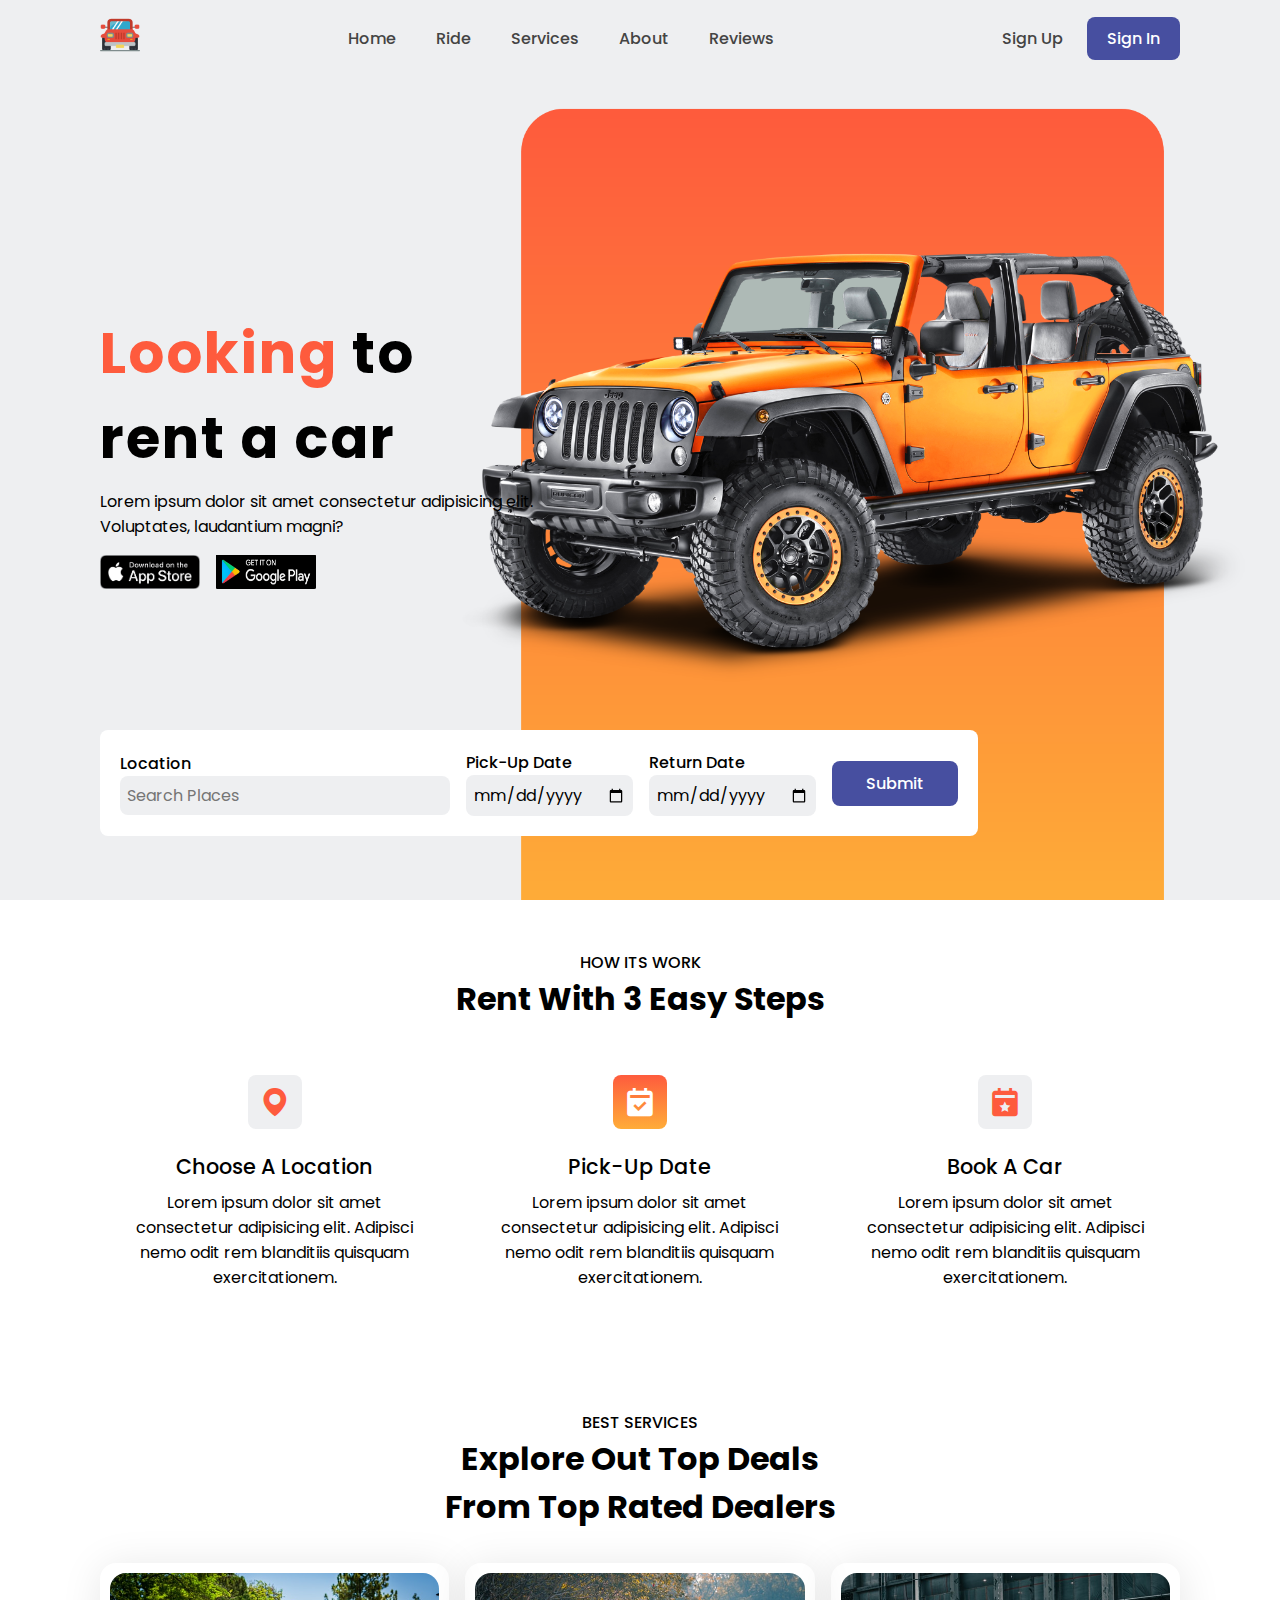
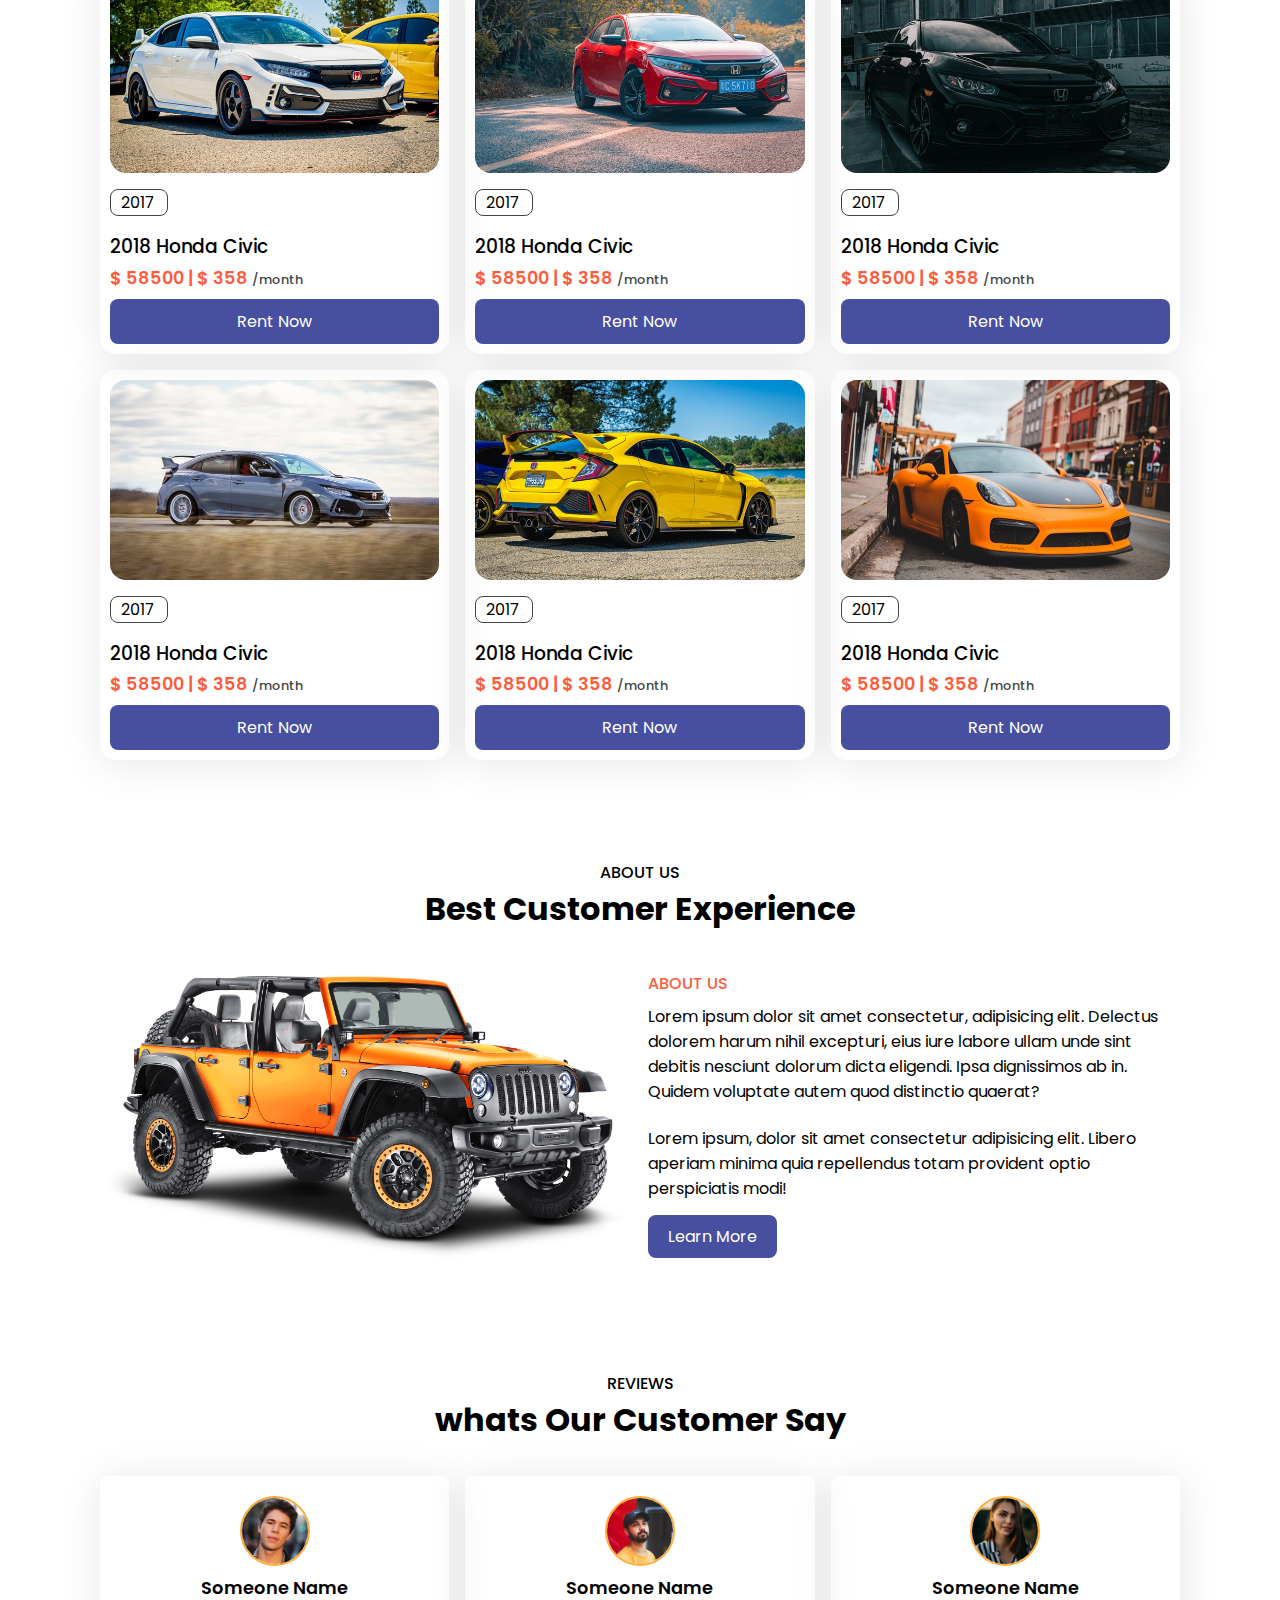
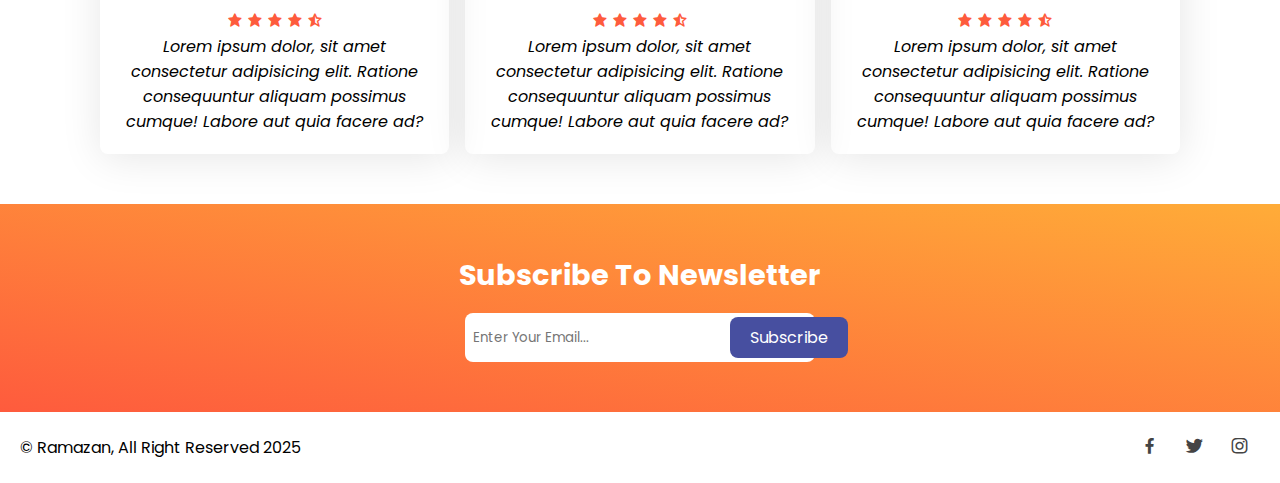
<file: 09_Car Rental Website/index.html>
<!DOCTYPE html>
<html lang="en">
  <head>
    <meta charset="UTF-8" />
    <meta name="viewport" content="width=device-width, initial-scale=1.0" />
    <link rel="stylesheet" href="style.css" />
    <link
      href="https://unpkg.com/boxicons@2.1.4/css/boxicons.min.css"
      rel="stylesheet"
    />
    <title>Car Rental Website Using HTML CSS And JavaScript</title>
  </head>
  <body>

    <!--! header section-->
    <header>
      <a href="#" class="logo"><img src="img/jeep.png" alt="logo" /></a>
      <div class="bx bx-menu" id="menu-icon"></div>
      <ul class="navbar">
        <li><a href="#home">Home</a></li>
        <li><a href="#ride">Ride</a></li>
        <li><a href="#services">Services</a></li>
        <li><a href="#about">About</a></li>
        <li><a href="#reviews">Reviews</a></li>
      </ul>
      <div class="header-btn">
        <a href="#" class="sign-up">Sign Up</a>
        <a href="#" class="sign-in">Sign In</a>
      </div>
    </header>


    <!--! home section-->
    <section class="home" id="home">
      <div class="text">
        <h1><span>Looking</span> to <br />rent a car</h1>
        <p>
          Lorem ipsum dolor sit amet consectetur adipisicing elit.
          <br />Voluptates, laudantium magni?
        </p>
        <div class="app-stores">
          <img src="img/ios.png" alt="" />
          <img src="img/play.png" alt="" />
        </div>
      </div>

      <div class="form-container">
        <form action="">
          <div class="input-box">
            <span>Location</span>
            <input type="search" placeholder="Search Places" />
          </div>
          <div class="input-box">
            <span>Pick-Up Date</span>
            <input type="date" />
          </div>
          <div class="input-box">
            <span>Return Date</span>
            <input type="date" />
          </div>
          <input type="submit" class="btn" />
        </form>
      </div>
    </section>


    <!--! ride section-->
    <section class="ride" id="ride">
      <div class="heading">
        <span>How Its Work</span>
        <h1>Rent With 3 Easy Steps</h1>
      </div>

      <div class="ride-container">

        <div class="box">
            <i class="bx bxs-map"></i>
            <h2>Choose A Location</h2>
            <p>Lorem ipsum dolor sit amet consectetur adipisicing elit. Adipisci nemo odit rem blanditiis quisquam exercitationem.</p>
        </div>

        <div class="box">
            <i class="bx bxs-calendar-check"></i>
            <h2>Pick-Up Date</h2>
            <p>Lorem ipsum dolor sit amet consectetur adipisicing elit. Adipisci nemo odit rem blanditiis quisquam exercitationem.</p>
        </div>

        <div class="box">
            <i class="bx bxs-calendar-star"></i>
            <h2>Book A Car</h2>
            <p>Lorem ipsum dolor sit amet consectetur adipisicing elit. Adipisci nemo odit rem blanditiis quisquam exercitationem.</p>
        </div>

      </div>
    </section>

    
    <!--! services section-->
    <section class="services" id="services">
        <div class="heading">
            <span>Best Services</span>
            <h1>Explore Out Top Deals <br> From Top Rated Dealers</h1>
        </div>
        <div class="services-container">

            <div class="box">
                <div class="box-img">
                    <img src="img/car1.jpg" alt="">
                </div>
                <p>2017</p>
                <h3>2018 Honda Civic</h3>
                <h2>$ 58500 | $ 358 <span>/month</span></h2>
                <a href="#" class="btn">Rent Now</a>
            </div>

            <div class="box">
                <div class="box-img">
                    <img src="img/car2.jpg" alt="">
                </div>
                <p>2017</p>
                <h3>2018 Honda Civic</h3>
                <h2>$ 58500 | $ 358 <span>/month</span></h2>
                <a href="#" class="btn">Rent Now</a>
            </div>

            <div class="box">
                <div class="box-img">
                    <img src="img/car3.jpg" alt="">
                </div>
                <p>2017</p>
                <h3>2018 Honda Civic</h3>
                <h2>$ 58500 | $ 358 <span>/month</span></h2>
                <a href="#" class="btn">Rent Now</a>
            </div>

            <div class="box">
                <div class="box-img">
                    <img src="img/car4.jpg" alt="">
                </div>
                <p>2017</p>
                <h3>2018 Honda Civic</h3>
                <h2>$ 58500 | $ 358 <span>/month</span></h2>
                <a href="#" class="btn">Rent Now</a>
            </div>

            <div class="box">
                <div class="box-img">
                    <img src="img/car5.jpg" alt="">
                </div>
                <p>2017</p>
                <h3>2018 Honda Civic</h3>
                <h2>$ 58500 | $ 358 <span>/month</span></h2>
                <a href="#" class="btn">Rent Now</a>
            </div>

            <div class="box">
                <div class="box-img">
                    <img src="img/car6.jpg" alt="">
                </div>
                <p>2017</p>
                <h3>2018 Honda Civic</h3>
                <h2>$ 58500 | $ 358 <span>/month</span></h2>
                <a href="#" class="btn">Rent Now</a>
            </div>

        </div>
    </section>


    <!--! about section-->
    <section class="about" id="about">
        <div class="heading">
            <span>About Us</span>
            <h1>Best Customer Experience</h1>
        </div>
        <div class="about-container">
            <div class="about-img">
                <img src="img/about.png" alt="">
            </div>
            <div class="about-text">
                <span>About Us</span>
                <p>Lorem ipsum dolor sit amet consectetur, adipisicing elit. Delectus dolorem harum nihil excepturi, eius iure labore ullam unde sint debitis nesciunt dolorum dicta eligendi. Ipsa dignissimos ab in. Quidem voluptate autem quod distinctio quaerat?</p>
                <p>Lorem ipsum, dolor sit amet consectetur adipisicing elit. Libero aperiam minima quia repellendus totam provident optio perspiciatis modi!</p>
                <a href="#" class="btn">Learn More</a>
            </div>
        </div>
    </section>


    <!--! reviews section-->
    <section class="reviews" id="reviews">
        <div class="heading">
            <span>Reviews</span>
            <h1>whats Our Customer Say</h1>
        </div>
        <div class="reviews-container">

            <div class="box">
                <div class="rev-img">
                    <img src="img/rev1.jpg" alt="">
                </div>
                <h2>Someone Name</h2>
                <div class="stars">
                    <i class="bx bxs-star"></i>
                    <i class="bx bxs-star"></i>
                    <i class="bx bxs-star"></i>
                    <i class="bx bxs-star"></i>
                    <i class="bx bxs-star-half"></i>
                </div>
                <p>Lorem ipsum dolor, sit amet consectetur adipisicing elit. Ratione consequuntur aliquam possimus cumque! Labore aut quia facere ad?</p>
            </div>

            <div class="box">
                <div class="rev-img">
                    <img src="img/rev2.jpg" alt="">
                </div>
                <h2>Someone Name</h2>
                <div class="stars">
                    <i class="bx bxs-star"></i>
                    <i class="bx bxs-star"></i>
                    <i class="bx bxs-star"></i>
                    <i class="bx bxs-star"></i>
                    <i class="bx bxs-star-half"></i>
                </div>
                <p>Lorem ipsum dolor, sit amet consectetur adipisicing elit. Ratione consequuntur aliquam possimus cumque! Labore aut quia facere ad?</p>
            </div>

            <div class="box">
                <div class="rev-img">
                    <img src="img/rev3.jpg" alt="">
                </div>
                <h2>Someone Name</h2>
                <div class="stars">
                    <i class="bx bxs-star"></i>
                    <i class="bx bxs-star"></i>
                    <i class="bx bxs-star"></i>
                    <i class="bx bxs-star"></i>
                    <i class="bx bxs-star-half"></i>
                </div>
                <p>Lorem ipsum dolor, sit amet consectetur adipisicing elit. Ratione consequuntur aliquam possimus cumque! Labore aut quia facere ad?</p>
            </div>

        </div>
    </section>


    <!--! newsletter-->
    <section class="newsletter">
        <h2>Subscribe To Newsletter</h2>
        <div class="box">
            <input type="text" placeholder="Enter Your Email...">
            <a href="#" class="btn">Subscribe</a>
        </div>
    </section>


    <!--! copyright-->
    <div class="copyright">
        <p>&#169; Ramazan, All Right Reserved 2025</p>
        <div class="social">
            <a href="#"><i class="bx bxl-facebook"></i></a>
            <a href="#"><i class="bx bxl-twitter"></i></a>
            <a href="#"><i class="bx bxl-instagram"></i></a>
        </div>
    </div>











    <script src="main.js"></script>
  </body>
</html>
</file>
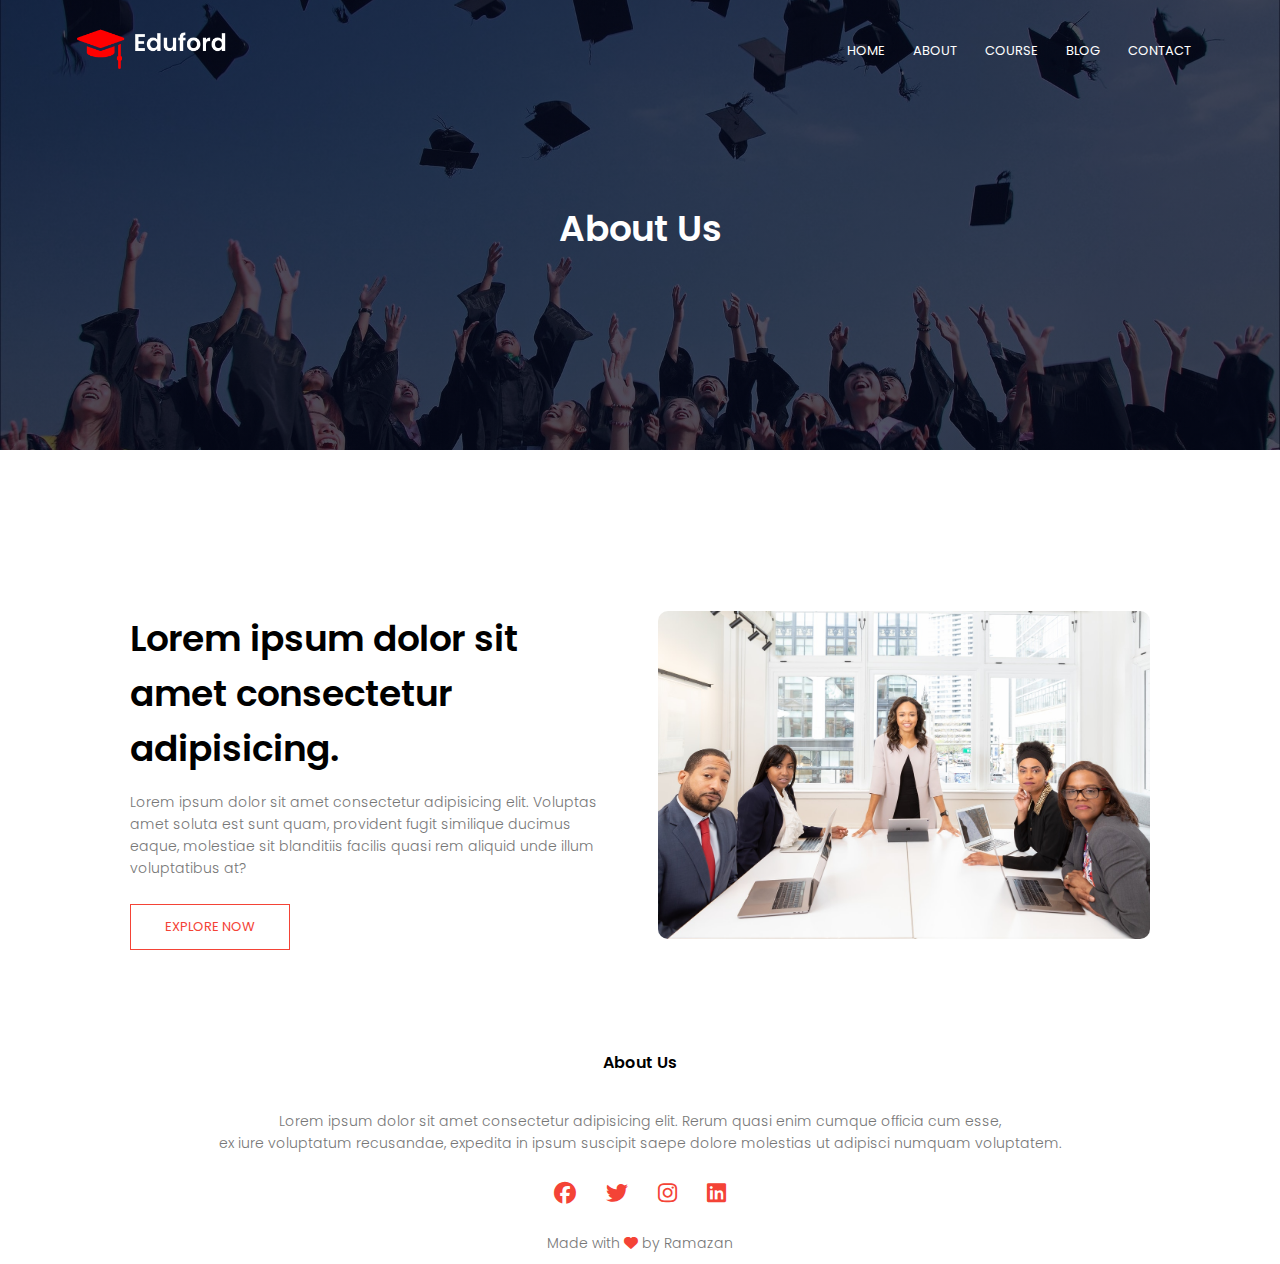
<file: 01_Multi Page Website/about.html>
<!DOCTYPE html>
<html lang="en">
  <head>
    <meta charset="UTF-8" />
    <!--Google fonts-->
    <meta name="viewport" content="width=device-width, initial-scale=1.0" />
    <link rel="preconnect" href="https://fonts.googleapis.com" />
    <link rel="preconnect" href="https://fonts.gstatic.com" crossorigin />
    <link
      href="https://fonts.googleapis.com/css2?family=Poppins:ital,wght@0,100;0,300;0,400;0,500;0,600;0,700;1,100&family=Roboto&display=swap"
      rel="stylesheet"
    />
    <!--Font awesome und Style datei-->
    <link
      rel="stylesheet"
      href="https://cdnjs.cloudflare.com/ajax/libs/font-awesome/6.7.2/css/all.min.css"
    />
    <link rel="stylesheet" href="style.css" />
    <title>HTML & CSS | Full Responsive Multi Page Website</title>
  </head>
  <body>
    <!--Header Section-->
    <section class="sub-header">
      <nav>
        <a href="index.html"><img src="images/logo.png" alt="" /></a>

        <div class="nav-links" id="navLinks">
          <i class="fa fa-times" onclick="hideMenu()"></i>

          <ul>
            <li><a href="index.html">HOME</a></li>
            <li><a href="about.html">ABOUT</a></li>
            <li><a href="course.html">COURSE</a></li>
            <li><a href="blog.html">BLOG</a></li>
            <li><a href="contact.html">CONTACT</a></li>
          </ul>
        </div>
        <i class="fa fa-bars" onclick="showMenu()"></i>
      </nav>

      <h1>About Us</h1>

      
    </section>

    <!--About us content Section-->
    <section class="about-us">
      <div class="row">

        <div class="about-col">
          <h1>Lorem ipsum dolor sit amet consectetur adipisicing.</h1>
          <p>Lorem ipsum dolor sit amet consectetur adipisicing elit. Voluptas amet soluta est sunt quam, provident fugit similique ducimus eaque, molestiae sit blanditiis facilis quasi rem aliquid unde illum voluptatibus at?</p>
          <a href="#" class="hero-btn red-btn">EXPLORE NOW</a>
        </div>



        <div class="about-col">
          <img src="images/about.jpg" alt="">
        </div>

      </div>
    </section>

   

   

   

   


    <!--Footer Section-->
    <sec class="footer">
      <h4>About Us</h4>
      <p>
        Lorem ipsum dolor sit amet consectetur adipisicing elit. Rerum quasi
        enim cumque officia cum esse, <br />
        ex iure voluptatum recusandae, expedita in ipsum suscipit saepe dolore
        molestias ut adipisci numquam voluptatem.
      </p>

      <div class="icons">
        <i class="fa-brands fa-facebook"></i>
        <i class="fa-brands fa-twitter"></i>
        <i class="fa-brands fa-instagram"></i>
        <i class="fa-brands fa-linkedin"></i>
      </div>

      <p>Made with <i class="fa-solid fa-heart"></i> by Ramazan</p>
    </sec>

    <!--javascript-->
    <script>
      var navLinks = document.getElementById("navLinks");
      function showMenu() {
        navLinks.style.right = "0";
      }
      function hideMenu() {
        navLinks.style.right = "-200px";
      }
    </script>
  </body>
</html>
</file>
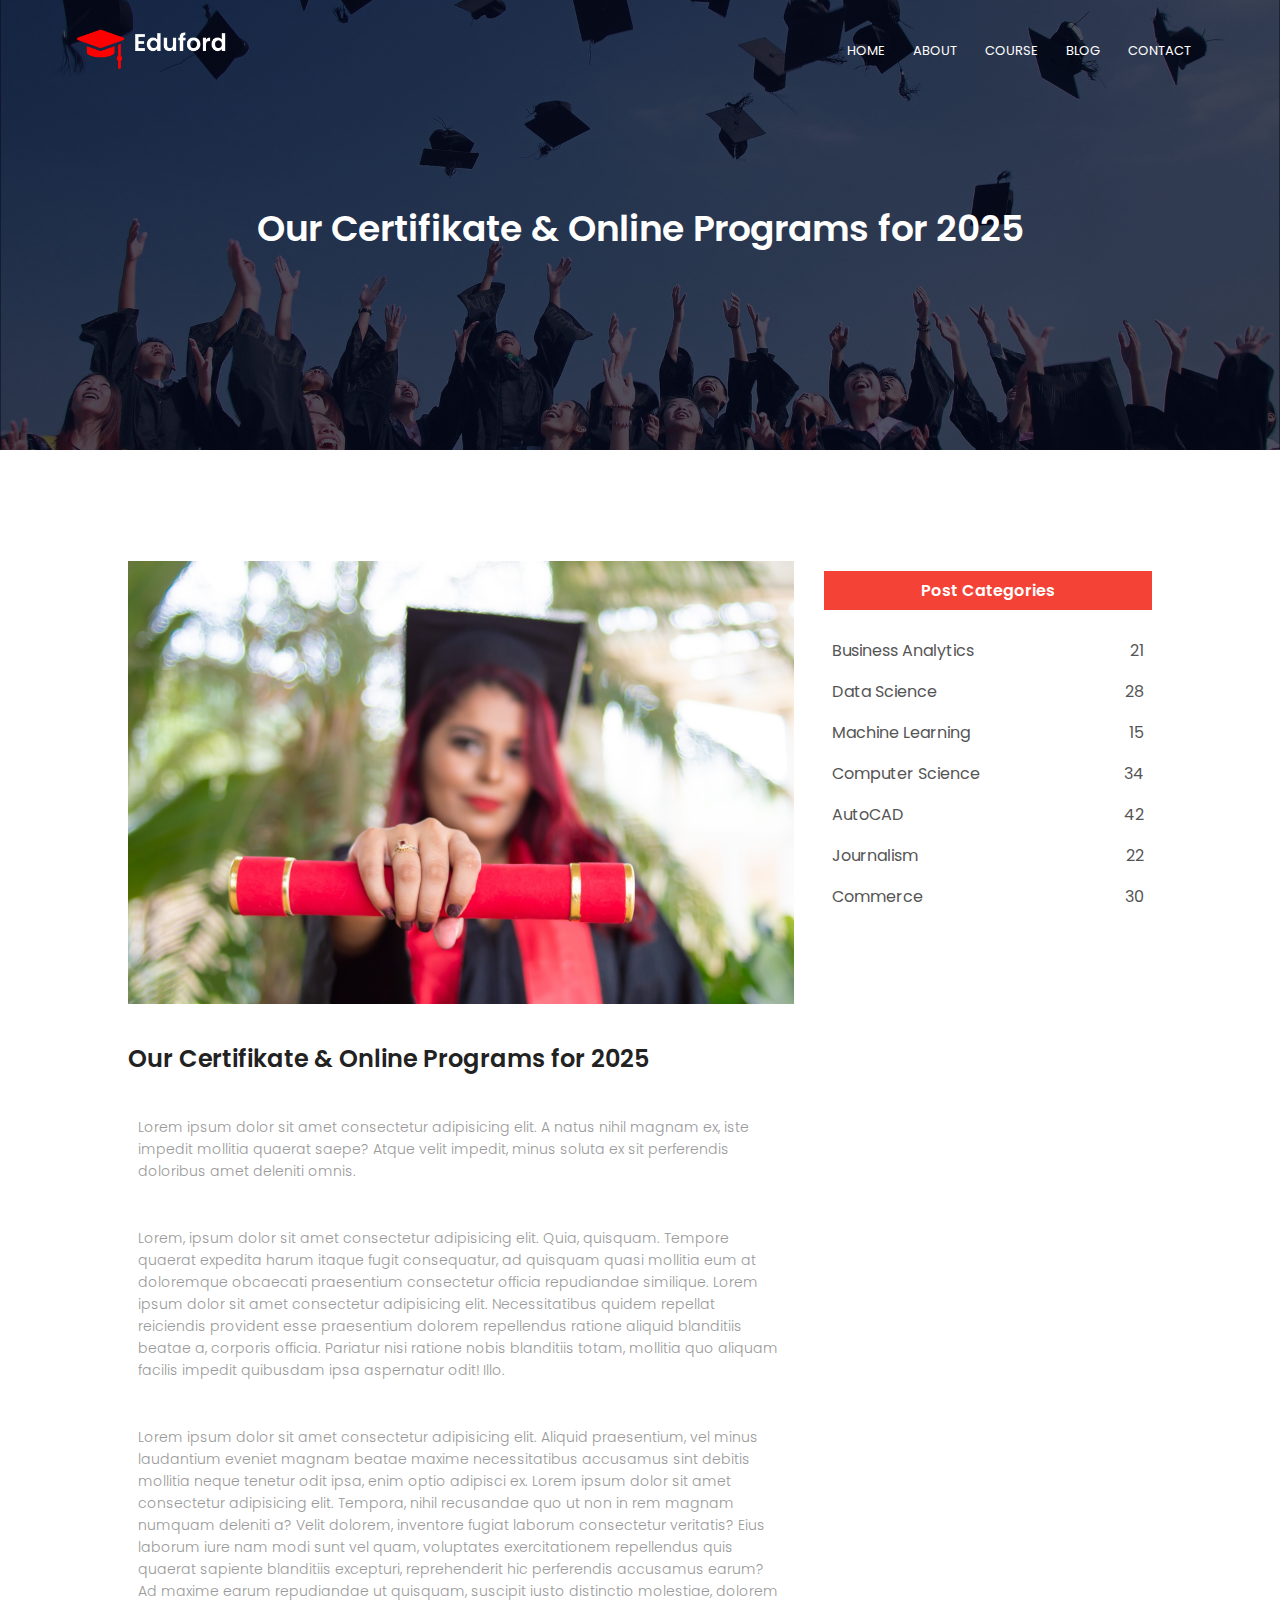
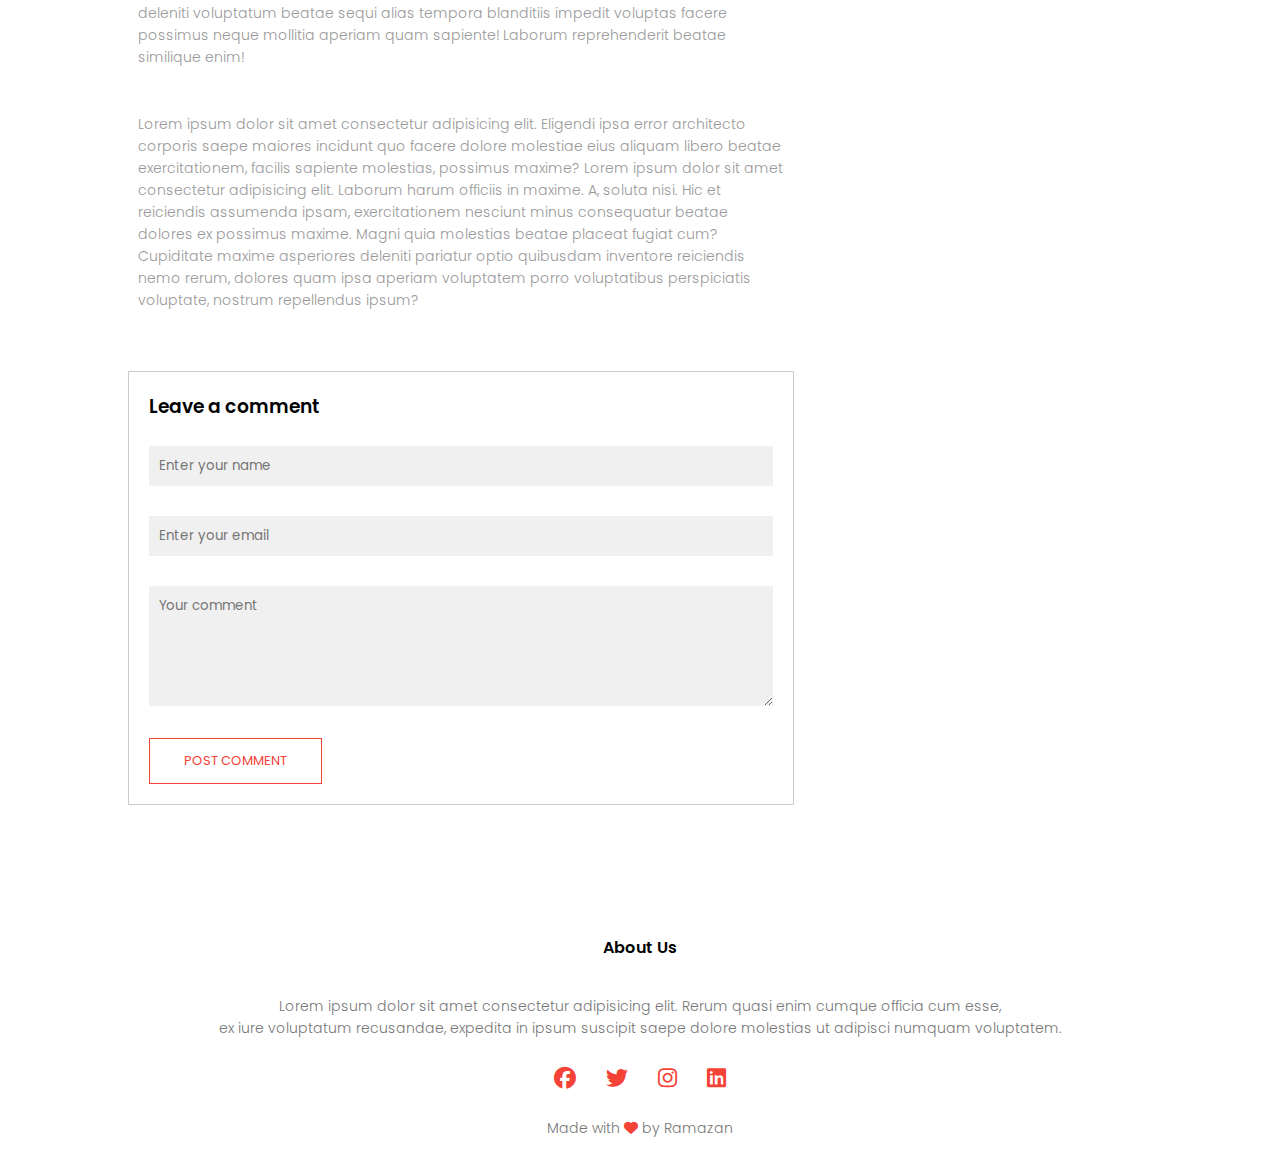
<file: 01_Multi Page Website/blog.html>
<!DOCTYPE html>
<html lang="en">
  <head>
    <meta charset="UTF-8" />
    <!--Google fonts-->
    <meta name="viewport" content="width=device-width, initial-scale=1.0" />
    <link rel="preconnect" href="https://fonts.googleapis.com" />
    <link rel="preconnect" href="https://fonts.gstatic.com" crossorigin />
    <link
      href="https://fonts.googleapis.com/css2?family=Poppins:ital,wght@0,100;0,300;0,400;0,500;0,600;0,700;1,100&family=Roboto&display=swap"
      rel="stylesheet"
    />
    <!--Font awesome und Style datei-->
    <link
      rel="stylesheet"
      href="https://cdnjs.cloudflare.com/ajax/libs/font-awesome/6.7.2/css/all.min.css"
    />
    <link rel="stylesheet" href="style.css" />
    <title>HTML & CSS | Full Responsive Multi Page Website</title>
  </head>
  <body>
    <!--Header Section-->
    <section class="sub-header">
      <nav>
        <a href="index.html"><img src="images/logo.png" alt="" /></a>

        <div class="nav-links" id="navLinks">
          <i class="fa fa-times" onclick="hideMenu()"></i>

          <ul>
            <li><a href="index.html">HOME</a></li>
            <li><a href="about.html">ABOUT</a></li>
            <li><a href="course.html">COURSE</a></li>
            <li><a href="blog.html">BLOG</a></li>
            <li><a href="contact.html">CONTACT</a></li>
          </ul>
        </div>
        <i class="fa fa-bars" onclick="showMenu()"></i>
      </nav>

      <h1>Our Certifikate & Online Programs for 2025</h1>
    </section>

    <!--blog page Section-->
    <section class="blog-content">
      <div class="row">
        <div class="blog-left">
          <img src="images/certificate.jpg" alt="" />
          <h2>Our Certifikate & Online Programs for 2025</h2>
          <p>
            Lorem ipsum dolor sit amet consectetur adipisicing elit. A natus
            nihil magnam ex, iste impedit mollitia quaerat saepe? Atque velit
            impedit, minus soluta ex sit perferendis doloribus amet deleniti
            omnis.
          </p>
          <br />
          <p>
            Lorem, ipsum dolor sit amet consectetur adipisicing elit. Quia,
            quisquam. Tempore quaerat expedita harum itaque fugit consequatur,
            ad quisquam quasi mollitia eum at doloremque obcaecati praesentium
            consectetur officia repudiandae similique. Lorem ipsum dolor sit
            amet consectetur adipisicing elit. Necessitatibus quidem repellat
            reiciendis provident esse praesentium dolorem repellendus ratione
            aliquid blanditiis beatae a, corporis officia. Pariatur nisi ratione
            nobis blanditiis totam, mollitia quo aliquam facilis impedit
            quibusdam ipsa aspernatur odit! Illo.
          </p>
          <br />
          <p>
            Lorem ipsum dolor sit amet consectetur adipisicing elit. Aliquid
            praesentium, vel minus laudantium eveniet magnam beatae maxime
            necessitatibus accusamus sint debitis mollitia neque tenetur odit
            ipsa, enim optio adipisci ex. Lorem ipsum dolor sit amet consectetur
            adipisicing elit. Tempora, nihil recusandae quo ut non in rem magnam
            numquam deleniti a? Velit dolorem, inventore fugiat laborum
            consectetur veritatis? Eius laborum iure nam modi sunt vel quam,
            voluptates exercitationem repellendus quis quaerat sapiente
            blanditiis excepturi, reprehenderit hic perferendis accusamus earum?
            Ad maxime earum repudiandae ut quisquam, suscipit iusto distinctio
            molestiae, dolorem deleniti voluptatum beatae sequi alias tempora
            blanditiis impedit voluptas facere possimus neque mollitia aperiam
            quam sapiente! Laborum reprehenderit beatae similique enim!
          </p>
          <br />
          <p>
            Lorem ipsum dolor sit amet consectetur adipisicing elit. Eligendi
            ipsa error architecto corporis saepe maiores incidunt quo facere
            dolore molestiae eius aliquam libero beatae exercitationem, facilis
            sapiente molestias, possimus maxime? Lorem ipsum dolor sit amet
            consectetur adipisicing elit. Laborum harum officiis in maxime. A,
            soluta nisi. Hic et reiciendis assumenda ipsam, exercitationem
            nesciunt minus consequatur beatae dolores ex possimus maxime. Magni
            quia molestias beatae placeat fugiat cum? Cupiditate maxime
            asperiores deleniti pariatur optio quibusdam inventore reiciendis
            nemo rerum, dolores quam ipsa aperiam voluptatem porro voluptatibus
            perspiciatis voluptate, nostrum repellendus ipsum?
          </p>
          <!--comment-->
          <div class="comment-box">
            <h3>Leave a comment</h3>
            <form class="comment-form">
              <input type="text" placeholder="Enter your name" />
              <input type="email" placeholder="Enter your email" />
              <textarea rows="5" placeholder="Your comment"></textarea>
              <button type="submit" class="hero-btn red-btn">
                POST COMMENT
              </button>
            </form>
          </div>
        </div>

        <div class="blog-right">
          <h3>Post Categories</h3>

          <div>
            <span>Business Analytics</span>
            <span>21</span>
          </div>

          <div>
            <span>Data Science</span>
            <span>28</span>
          </div>

          <div>
            <span>Machine Learning</span>
            <span>15</span>
          </div>

          <div>
            <span>Computer Science</span>
            <span>34</span>
          </div>

          <div>
            <span>AutoCAD</span>
            <span>42</span>
          </div>

          <div>
            <span>Journalism</span>
            <span>22</span>
          </div>

          <div>
            <span>Commerce</span>
            <span>30</span>
          </div>
        </div>
      </div>
    </section>

    <!--Footer Section-->
    <sec class="footer">
      <h4>About Us</h4>
      <p>
        Lorem ipsum dolor sit amet consectetur adipisicing elit. Rerum quasi
        enim cumque officia cum esse, <br />
        ex iure voluptatum recusandae, expedita in ipsum suscipit saepe dolore
        molestias ut adipisci numquam voluptatem.
      </p>

      <div class="icons">
        <i class="fa-brands fa-facebook"></i>
        <i class="fa-brands fa-twitter"></i>
        <i class="fa-brands fa-instagram"></i>
        <i class="fa-brands fa-linkedin"></i>
      </div>

      <p>Made with <i class="fa-solid fa-heart"></i> by Ramazan</p>
    </sec>

    <!--javascript-->
    <script>
      var navLinks = document.getElementById("navLinks");
      function showMenu() {
        navLinks.style.right = "0";
      }
      function hideMenu() {
        navLinks.style.right = "-200px";
      }
    </script>
  </body>
</html>
</file>
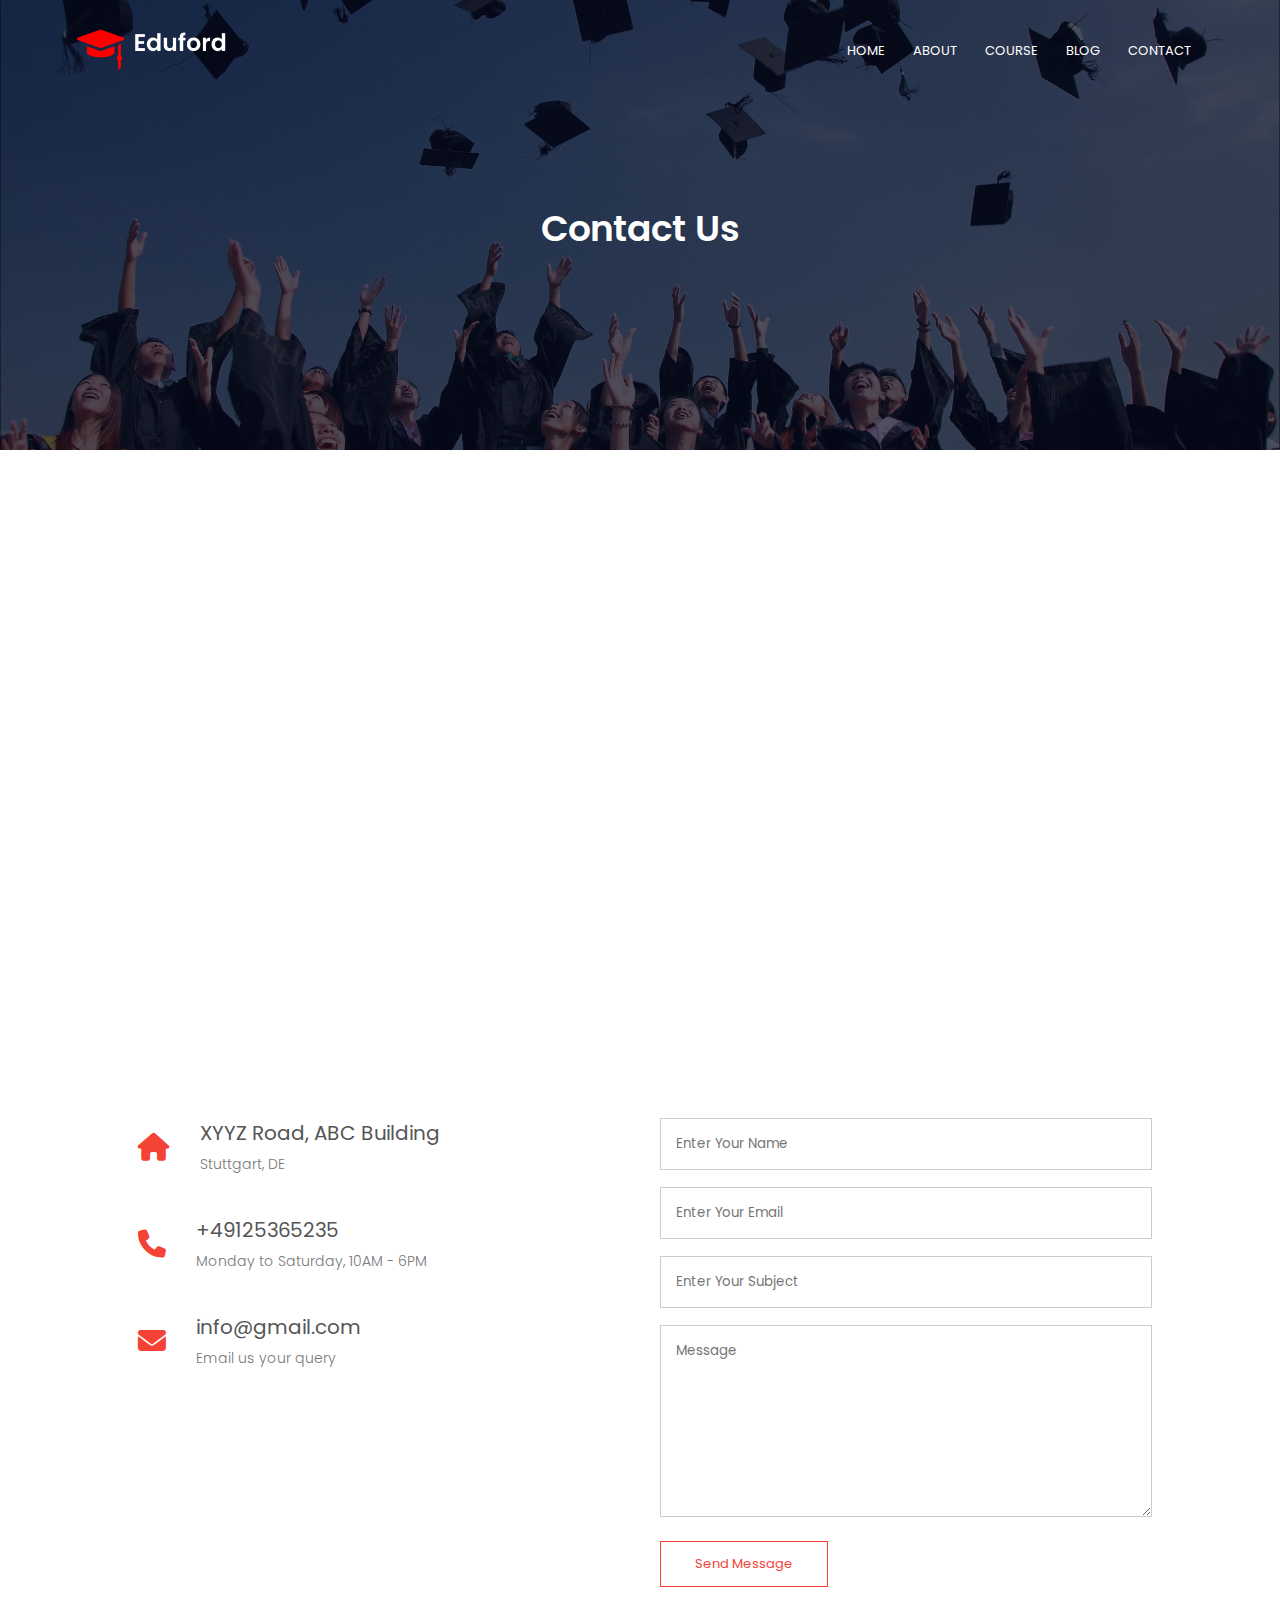
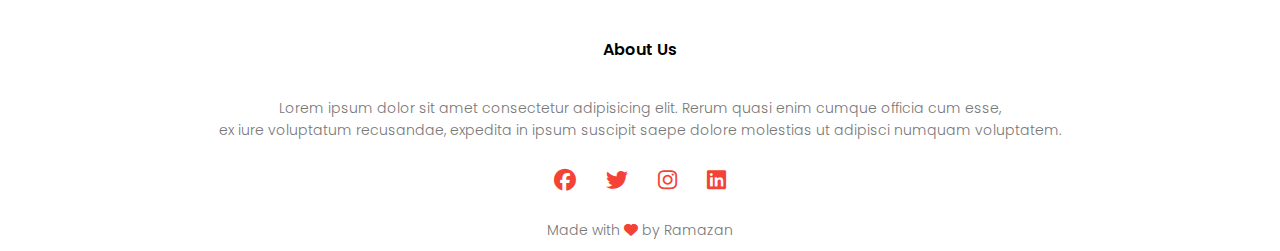
<file: 01_Multi Page Website/contact.html>
<!DOCTYPE html>
<html lang="en">
  <head>
    <meta charset="UTF-8" />
    <!--Google fonts-->
    <meta name="viewport" content="width=device-width, initial-scale=1.0" />
    <link rel="preconnect" href="https://fonts.googleapis.com" />
    <link rel="preconnect" href="https://fonts.gstatic.com" crossorigin />
    <link
      href="https://fonts.googleapis.com/css2?family=Poppins:ital,wght@0,100;0,300;0,400;0,500;0,600;0,700;1,100&family=Roboto&display=swap"
      rel="stylesheet"
    />
    <!--Font awesome und Style datei-->
    <link
      rel="stylesheet"
      href="https://cdnjs.cloudflare.com/ajax/libs/font-awesome/6.7.2/css/all.min.css"
    />
    <link rel="stylesheet" href="style.css" />
    <title>HTML & CSS | Full Responsive Multi Page Website</title>
  </head>
  <body>
    <!--Header Section-->
    <section class="sub-header">
      <nav>
        <a href="index.html"><img src="images/logo.png" alt="" /></a>

        <div class="nav-links" id="navLinks">
          <i class="fa fa-times" onclick="hideMenu()"></i>

          <ul>
            <li><a href="index.html">HOME</a></li>
            <li><a href="about.html">ABOUT</a></li>
            <li><a href="course.html">COURSE</a></li>
            <li><a href="blog.html">BLOG</a></li>
            <li><a href="contact.html">CONTACT</a></li>
          </ul>
        </div>
        <i class="fa fa-bars" onclick="showMenu()"></i>
      </nav>

      <h1>Contact Us</h1>

      
    </section>

    <!--contact us content Section-->
    <section class="location">
      <iframe src="https://www.google.com/maps/embed?pb=!1m18!1m12!1m3!1d84132.54348593575!2d9.09464341769663!3d48.77917955890389!2m3!1f0!2f0!3f0!3m2!1i1024!2i768!4f13.1!3m3!1m2!1s0x4799db34c1ad8fd3%3A0x79d5c11c7791cfe4!2sStuttgart!5e0!3m2!1sde!2sde!4v1735989317263!5m2!1sde!2sde" width="600" height="450" style="border:0;" allowfullscreen="" loading="lazy" referrerpolicy="no-referrer-when-downgrade"></iframe>
    </section>

    <section class="contact-us">
      <div class="row">
        <div class="contact-col">

          <div>
            <i class="fa-solid fa-house"></i>
            <span>
              <h5>XYYZ Road, ABC Building</h5>
              <p>Stuttgart, DE</p>
            </span>
          </div>

          <div>
            <i class="fa-solid fa-phone"></i>
            <span>
              <h5>+49125365235</h5>
              <p>Monday to Saturday, 10AM - 6PM</p>
            </span>
          </div>

          <div>
            <i class="fa-solid fa-envelope"></i>
            <span>
              <h5>info@gmail.com</h5>
              <p>Email us your query</p>
            </span>
          </div>

        </div>



        <div class="contact-col">
          <form action="form-handler.php" method="post">
            <input type="text" name="name" placeholder="Enter Your Name" required />
            <input type="email" name="email" placeholder="Enter Your Email" required />
            <input type="text" name="subject" placeholder="Enter Your Subject" required />
            <textarea rows="8" name="message" placeholder="Message" required></textarea>
            <button type="submit" class="hero-btn red-btn">Send Message</button>
          </form>
        </div>
      </div>
    </section>
    

   

   

   

   


    <!--Footer Section-->
    <sec class="footer">
      <h4>About Us</h4>
      <p>
        Lorem ipsum dolor sit amet consectetur adipisicing elit. Rerum quasi
        enim cumque officia cum esse, <br />
        ex iure voluptatum recusandae, expedita in ipsum suscipit saepe dolore
        molestias ut adipisci numquam voluptatem.
      </p>

      <div class="icons">
        <i class="fa-brands fa-facebook"></i>
        <i class="fa-brands fa-twitter"></i>
        <i class="fa-brands fa-instagram"></i>
        <i class="fa-brands fa-linkedin"></i>
      </div>

      <p>Made with <i class="fa-solid fa-heart"></i> by Ramazan</p>
    </sec>

    <!--javascript-->
    <script>
      var navLinks = document.getElementById("navLinks");
      function showMenu() {
        navLinks.style.right = "0";
      }
      function hideMenu() {
        navLinks.style.right = "-200px";
      }
    </script>
  </body>
</html>
</file>
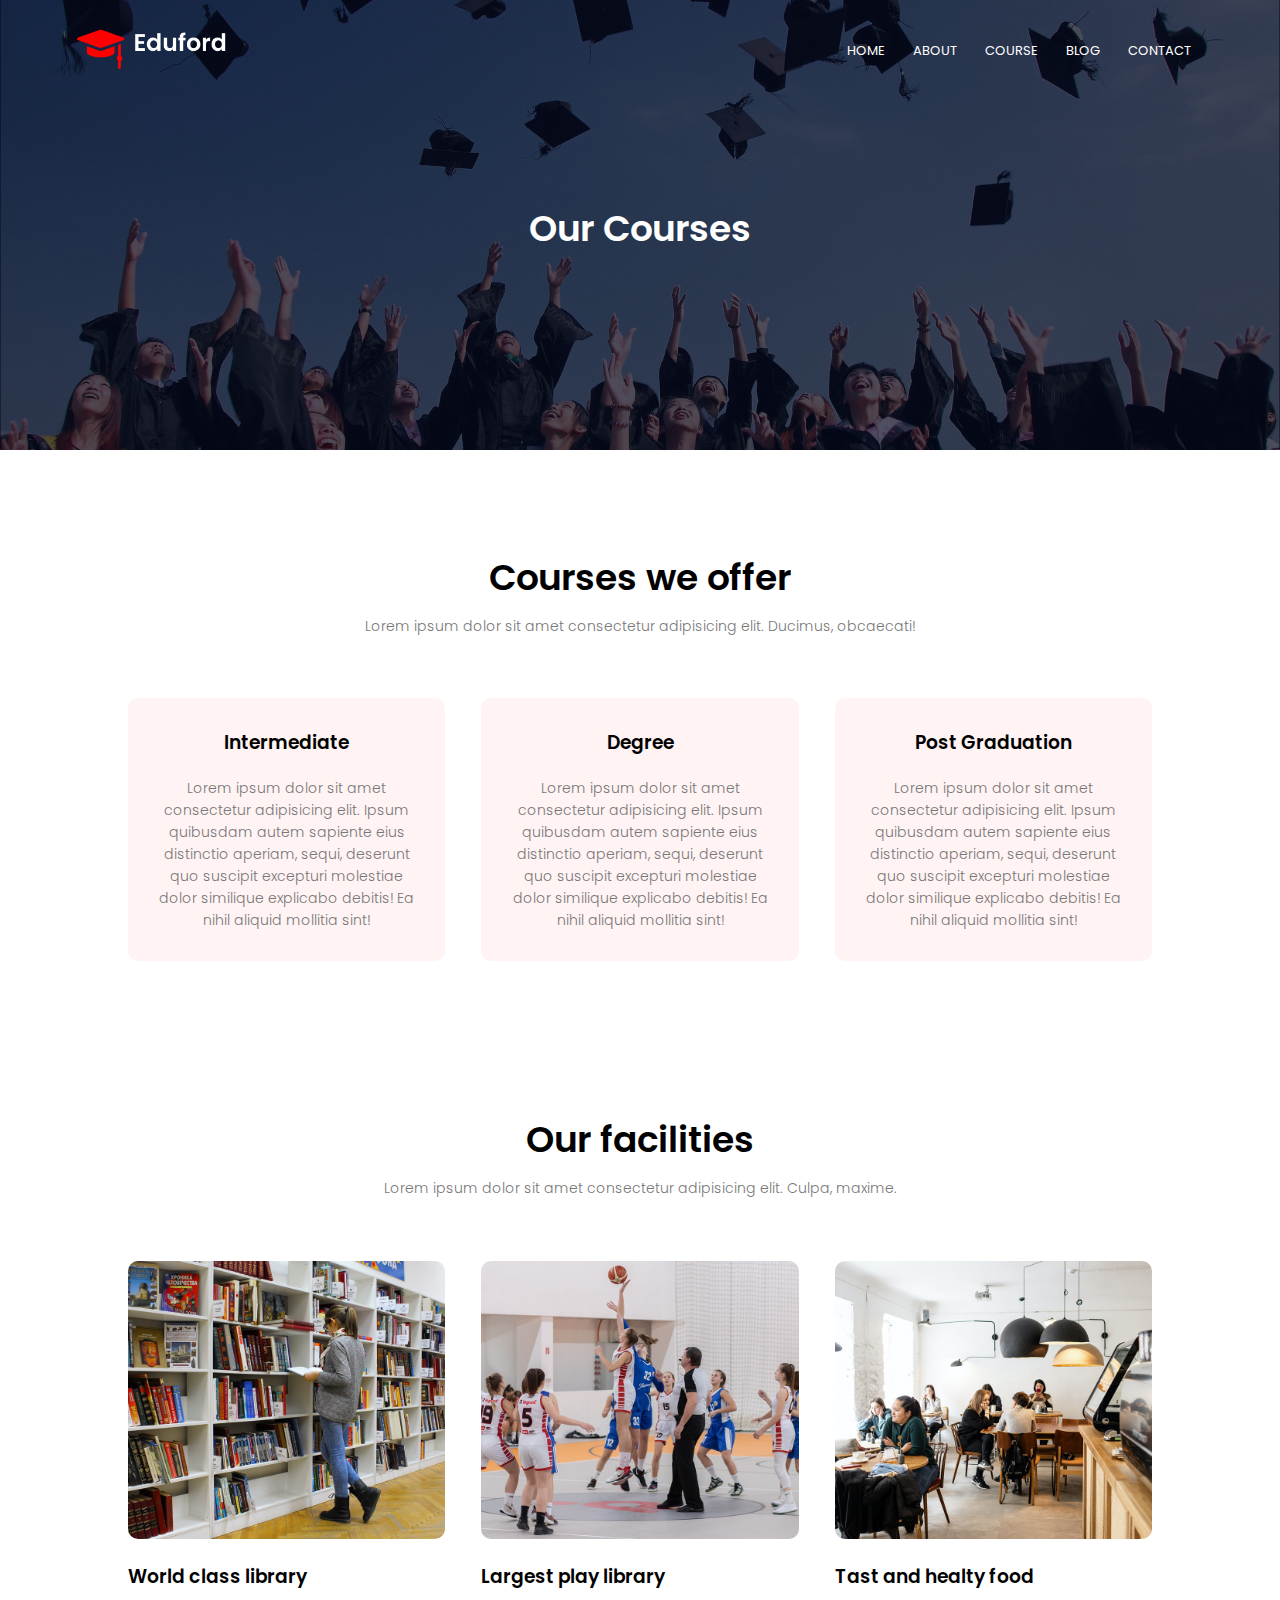
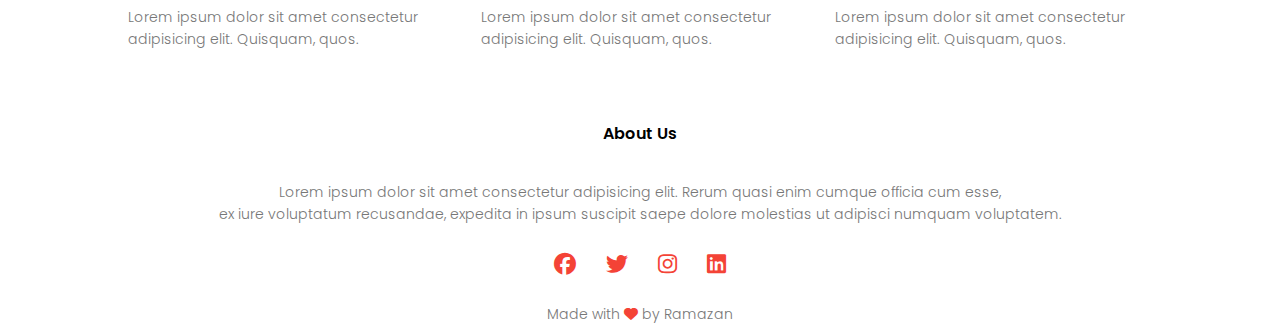
<file: 01_Multi Page Website/course.html>
<!DOCTYPE html>
<html lang="en">
  <head>
    <meta charset="UTF-8" />
    <!--Google fonts-->
    <meta name="viewport" content="width=device-width, initial-scale=1.0" />
    <link rel="preconnect" href="https://fonts.googleapis.com" />
    <link rel="preconnect" href="https://fonts.gstatic.com" crossorigin />
    <link
      href="https://fonts.googleapis.com/css2?family=Poppins:ital,wght@0,100;0,300;0,400;0,500;0,600;0,700;1,100&family=Roboto&display=swap"
      rel="stylesheet"
    />
    <!--Font awesome und Style datei-->
    <link
      rel="stylesheet"
      href="https://cdnjs.cloudflare.com/ajax/libs/font-awesome/6.7.2/css/all.min.css"
    />
    <link rel="stylesheet" href="style.css" />
    <title>HTML & CSS | Full Responsive Multi Page Website</title>
  </head>
  <body>
    <!--Header Section-->
    <section class="sub-header">
      <nav>
        <a href="index.html"><img src="images/logo.png" alt="" /></a>

        <div class="nav-links" id="navLinks">
          <i class="fa fa-times" onclick="hideMenu()"></i>

          <ul>
            <li><a href="index.html">HOME</a></li>
            <li><a href="about.html">ABOUT</a></li>
            <li><a href="course.html">COURSE</a></li>
            <li><a href="blog.html">BLOG</a></li>
            <li><a href="contact.html">CONTACT</a></li>
          </ul>
        </div>
        <i class="fa fa-bars" onclick="showMenu()"></i>
      </nav>

      <h1>Our Courses</h1>

      
    </section>

    <!--course Section-->
    <section class="course">
      <h1>Courses we offer</h1>
      <p>
        Lorem ipsum dolor sit amet consectetur adipisicing elit. Ducimus,
        obcaecati!
      </p>

      <div class="row">
        <div class="course-col">
          <h3>Intermediate</h3>
          <p>
            Lorem ipsum dolor sit amet consectetur adipisicing elit. Ipsum
            quibusdam autem sapiente eius distinctio aperiam, sequi, deserunt
            quo suscipit excepturi molestiae dolor similique explicabo debitis!
            Ea nihil aliquid mollitia sint!
          </p>
        </div>
        <div class="course-col">
          <h3>Degree</h3>
          <p>
            Lorem ipsum dolor sit amet consectetur adipisicing elit. Ipsum
            quibusdam autem sapiente eius distinctio aperiam, sequi, deserunt
            quo suscipit excepturi molestiae dolor similique explicabo debitis!
            Ea nihil aliquid mollitia sint!
          </p>
        </div>
        <div class="course-col">
          <h3>Post Graduation</h3>
          <p>
            Lorem ipsum dolor sit amet consectetur adipisicing elit. Ipsum
            quibusdam autem sapiente eius distinctio aperiam, sequi, deserunt
            quo suscipit excepturi molestiae dolor similique explicabo debitis!
            Ea nihil aliquid mollitia sint!
          </p>
        </div>
      </div>
    </section>

     <!--Facilities Section-->
     <section class="facilities">
      <h1>Our facilities</h1>
      <p>
        Lorem ipsum dolor sit amet consectetur adipisicing elit. Culpa, maxime.
      </p>

      <div class="row">
        <div class="facilities-col">
          <img src="images/library.png" alt="" />
          <h3>World class library</h3>
          <p>
            Lorem ipsum dolor sit amet consectetur adipisicing elit. Quisquam,
            quos.
          </p>
        </div>

        <div class="facilities-col">
          <img src="images/basketball.png" alt="" />
          <h3>Largest play library</h3>
          <p>
            Lorem ipsum dolor sit amet consectetur adipisicing elit. Quisquam,
            quos.
          </p>
        </div>

        <div class="facilities-col">
          <img src="images/cafeteria.png" alt="" />
          <h3>Tast and healty food</h3>
          <p>
            Lorem ipsum dolor sit amet consectetur adipisicing elit. Quisquam,
            quos.
          </p>
        </div>
      </div>
    </section>
    

   

   

   

   


    <!--Footer Section-->
    <sec class="footer">
      <h4>About Us</h4>
      <p>
        Lorem ipsum dolor sit amet consectetur adipisicing elit. Rerum quasi
        enim cumque officia cum esse, <br />
        ex iure voluptatum recusandae, expedita in ipsum suscipit saepe dolore
        molestias ut adipisci numquam voluptatem.
      </p>

      <div class="icons">
        <i class="fa-brands fa-facebook"></i>
        <i class="fa-brands fa-twitter"></i>
        <i class="fa-brands fa-instagram"></i>
        <i class="fa-brands fa-linkedin"></i>
      </div>

      <p>Made with <i class="fa-solid fa-heart"></i> by Ramazan</p>
    </sec>

    <!--javascript-->
    <script>
      var navLinks = document.getElementById("navLinks");
      function showMenu() {
        navLinks.style.right = "0";
      }
      function hideMenu() {
        navLinks.style.right = "-200px";
      }
    </script>
  </body>
</html>
</file>
<file: 01_Multi Page Website/style.css>
* {
  margin: 0;
  padding: 0;
  font-family: "Poppins", serif;
}
/*Header Section*/
.header {
  min-height: 100vh;
  width: 100%;
  background-image: linear-gradient(rgba(4, 9, 30, 0.7), rgba(4, 9, 30, 0.7)),
    url(images/banner.png);
  background-position: center;
  background-size: cover;
  position: relative;
}

nav {
  display: flex;
  padding: 2% 6%;
  justify-content: space-between;
  align-items: center;
}

nav img {
  width: 150px;
}

.nav-links {
  flex: 1;
  text-align: right;
}

.nav-links ul li {
  list-style: none;
  display: inline-block;
  padding: 8px 12px;
  position: relative;
}

.nav-links ul li a {
  color: #fff;
  text-decoration: none;
  font-size: 13px;
}

.nav-links ul li::after {
  content: "";
  width: 0%;
  height: 2px;
  background: #f44336;
  display: block;
  margin: auto;
  transition: 0.5s;
}

.nav-links ul li:hover::after {
  width: 100%;
  transition: 0.5s;
}

.text-box {
  width: 90%;
  color: #fff;
  position: absolute;
  top: 50%;
  left: 50%;
  transform: translate(-50%, -50%);
  text-align: center;
}

.text-box h1 {
  font-size: 62px;
}

.text-box p {
  margin: 10px 0 40px;
  font-size: 14px;
  color: #fff;
}

.hero-btn {
  display: inline-block;
  text-decoration: none;
  color: #fff;
  border: 1px solid #fff;
  padding: 12px 34px;
  font-size: 13px;
  background: transparent;
  position: relative;
  cursor: pointer;
}

.hero-btn:hover {
  border: 1px solid #f44336;
  background: #f44336;
  transition: 1s;
}

nav .fa {
  display: none;
}

@media (max-width: 700px) {
  .text-box h1 {
    font-size: 20px;
  }

  .nav-links ul li {
    display: block;
  }
  .nav-links {
    position: fixed;
    background: #f44336;
    height: 100vh;
    width: 200px;
    top: 0;
    right: -200px;
    text-align: left;
    z-index: 2;
    transition: 1s;
  }
  nav .fa {
    display: block;
    color: #fff;
    margin: 10px;
    font-size: 22px;
    cursor: pointer;
  }
  .nav-links ul {
    padding: 30px;
  }
}

/*Course Section*/
.course {
  width: 80%;
  margin: auto;
  text-align: center;
  padding-top: 100px;
}
h1 {
  font-size: 36px;
  font-weight: 600;
}

p {
  color: #777;
  font-size: 14px;
  font-weight: 300;
  line-height: 22px;
  padding: 10px;
}

.row {
  margin-top: 5%;
  display: flex;
  justify-content: space-between;
}

.course-col {
  flex-basis: 31%;
  background: #fff3f3;
  border-radius: 10px;
  margin-bottom: 5%;
  padding: 20px 12px;
  box-sizing: border-box;
  transition: 0.5s;
}

h3 {
  text-align: center;
  font-weight: 600;
  margin: 10px 0;
}

.course-col:hover {
  box-shadow: 0 0 20px 0px rgba(0, 0, 0, 0.2);
}

@media (max-width: 700px) {
  .row {
    flex-direction: column;
  }
}

/*Campus Section*/

.campus {
  width: 80%;
  margin: auto;
  text-align: center;
  padding-top: 50px;
}

.campus-col {
  flex-basis: 32%;
  border-radius: 10px;
  margin-bottom: 30px;
  position: relative;
  overflow: hidden;
}

.campus-col img {
  width: 100%;
  display: block;
}

.layer {
  background: transparent;
  height: 100%;
  width: 100%;
  position: absolute;
  top: 0;
  left: 0;
  transition: 0.5s;
}

.layer:hover {
  background: rgba(226, 0, 0, 0.7);
}

.layer h3 {
  width: 100%;
  font-weight: 500;
  color: #fff;
  font-size: 26px;
  bottom: 0;
  left: 50%;
  transform: translateX(-50%);
  position: absolute;
  transition: 0.5s;
}

.layer:hover h3 {
  bottom: 49%;
  opacity: 1;
}

/*Facilities Section*/

.facilities {
  width: 80%;
  margin: auto;
  text-align: center;
  padding-top: 100px;
}

.facilities-col {
  flex-basis: 31%;
  border-radius: 10px;
  margin-bottom: 5%;
  text-align: left;
}

.facilities-col img {
  width: 100%;
  border-radius: 10px;
}

.facilities-col p {
  padding: 0;
}

.facilities-col h3 {
  margin-top: 16px;
  margin-bottom: 15px;
  text-align: left;
}

/*Testimonials Section*/

.testimonials {
  width: 80%;
  margin: auto;
  padding-top: 100px;
  text-align: center;
}

.testimonial-col {
  flex-basis: 44%;
  border-radius: 10px;
  margin-bottom: 5%;
  text-align: left;
  background: #fff3f3;
  padding: 25px;
  cursor: pointer;
  display: flex;
}

.testimonial-col img {
  height: 40px;
  margin-left: 5px;
  margin-right: 30px;
  border-radius: 50%;
}

.testimonial-col p {
  padding: 0;
}

.testimonial-col h3 {
  margin-top: 15px;
  text-align: left;
}

.testimonial-col .fa {
  color: #f44336;
}

@media (max-width: 700px) {
  .testimonial-col img {
    margin-left: 0px;
    margin-right: 15px;
  }
}

/*call to action Section*/

.cta {
  margin: 100px auto;
  width: 80%;
  background-image: linear-gradient(rgba(0, 0, 0, 0.7), rgba(0, 0, 0, 0.7)),
    url(images/banner2.jpg);
  background-position: center;
  background-size: cover;
  border-radius: 10px;
  text-align: center;
  padding: 100px 0;
}

.cta h1 {
  color: #fff;
  margin-bottom: 40px;
  padding: 0;
}

@media (max-width: 700px) {
  .cta h1 {
    font-size: 24px;
  }
}

/*Footer Section*/

.footer {
  width: 100%;
  text-align: center;
  padding: 30px 0;
}

.footer h4 {
  margin-bottom: 25px;
  margin-top: 20px;
  font-weight: 600;
}

.icons .fa-brands {
  color: #f44336;
  margin: 0 13px;
  cursor: pointer;
  padding: 18px 0;
  font-size: 22px;
}

.fa-heart {
  color: #f44336;
}

/*About us page*/
.sub-header {
  height: 50vh;
  width: 100%;
  background-image: linear-gradient(rgba(4, 9, 30, 0.7), rgba(4, 9, 30, 0.7)),
    url(images/background.jpg);
  background-position: center;
  background-size: cover;
  text-align: center;
  color: #fff;
}

.sub-header h1 {
  margin-top: 100px;
}

.about-us {
  width: 80%;
  margin: auto;
  padding-top: 80px;
  padding-bottom: 50px;
}

.about-col {
  flex-basis: 48%;
  padding: 30px 2px;
}

.about-col img {
  width: 100%;
  border-radius: 10px;
}

.about-col h1 {
  padding-top: 0;
}

.about-col p {
  padding: 15px 0 25px;
}

.red-btn {
  border: 1px solid #f44336;
  background: transparent;
  color: #f44336;
}
.red-btn:hover {
  color: #fff;
}

/*blog*/
.blog-content {
  width: 80%;
  margin: auto;
  padding: 60px 0;
}

.blog-left {
  flex-basis: 65%;
}

.blog-left img {
  width: 100%;
}

.blog-left h2 {
  color: #222;
  font-weight: 600;
  margin: 30px 0;
}

.blog-left p {
  color: #999;
  font-size: 14px;
}

.blog-right {
  flex-basis: 32%;
}

.blog-right h3 {
  background: #f44336;
  color: #fff;
  padding: 7px 0;
  font-size: 16px;
  margin-bottom: 20px;
}

.blog-right div {
  display: flex;
  align-items: center;
  justify-content: space-between;
  color: #555;
  padding: 8px;
  box-sizing: border-box;
}

/*comment*/
.comment-box {
  border: 1px solid #ccc;
  margin: 50px 0;
  padding: 10px 20px;
}

.comment-box h3 {
  text-align: left;
}

.comment-form input,
.comment-form textarea {
  width: 100%;
  padding: 10px;
  margin: 15px 0;
  box-sizing: border-box;
  border: none;
  outline: none;
  background: #f0f0f0;
}

.comment-form button {
  margin: 10px 0;
}

@media (max-width: 700px) {
  .sub-header h1 {
    font-size: 24px;
  }
}

/*contact*/
.location {
  width: 80%;
  margin: auto;
  padding: 80px 0;
}

.location iframe {
  width: 100%;
}
.contact-us {
  width: 80%;
  margin: auto;
}
.contact-col{
  flex-basis: 48%;
  margin-bottom: 30px;
}

.contact-col div{
  display: flex;
  align-items: center;
  margin-bottom: 40px;
}

.contact-col div .fa-solid{
  font-size: 28px;
  color: #f44336;
  margin: 10px;
  margin-right: 30px;
}
.contact-col div p {
  padding: 0;

}

.contact-col div h5{
  font-size: 20px;
  margin-bottom: 5px;
  color: #555;
  font-weight: 400;
}

.contact-col input,
.contact-col textarea {
  width: 100%;
  padding: 15px;
  margin-bottom: 17px;
  outline: none;
  border: 1px solid #ccc;
  box-sizing: border-box;
  
}
</file>
<file: 02_Fruits And Vegetables Website/style.css>
/* Google Fonts */
@import url("https://fonts.googleapis.com/css2?family=Poppins:wght@200;300;400;500;600;700;900&display=swap");
/* Global Styles */
* {
  font-family: "Poppins", sans-serif; /* Clean and modern font choice */
  margin: 0;
  padding: 0;
  box-sizing: border-box;
  list-style: none;
  text-decoration: none;
  scroll-padding-top: 2rem;
  scroll-behavior: smooth;
}
/* Color Palette */
:root {
  --green-color: #3cb815; /* Represents freshness and organic appeal */
  --light-green-color: #c0eb7b; /* Light green for accents and highlights */
  --orange-color: #ff7e00; /* Warm orange for call-to-action buttons */
  --light-orange-color: #f75f1d; /* Interactive hover states */
  --text-color: #1a2428; /* Dark text for readability */
  --bg-color: #fff; /* Clean, white background */
}

/*custom scroll bar*/
::-webkit-scrollbar {
  width: 0.9rem;
  background: var(--light-green-color);
}
::-webkit-scrollbar-thumb {
  width: 0.9rem;
  background: var(--green-color);
  border-radius: 5rem;
}

section {
  padding: 4.5rem 0 1.5rem;
}

img {
  width: 100%;
}
body {
  color: var(--text-color);
}
header {
  position: absolute;
  width: 100%;
  top: 0;
  right: 0;
  z-index: 1000;
  display: flex;
  align-items: center;
  justify-content: space-between;
  background: var(--bg-color);
  box-shadow: 0 8px 11px rgb(14, 55, 54 / 15%);
  padding: 20px 100px;
  transition: 0.5s;
}

.profile {
  display: flex;
  align-items: center;
  column-gap: 0.5rem;
  cursor: pointer;
}

.profile img {
  width: 40px;
  height: 40px;
  border-radius: 50%;
  object-fit: cover;
  object-position: center;
}

.profile span {
  font-size: 13px;
  font-weight: 500;
}

.logo {
  display: flex;
  align-items: center;
  font-size: 1.1rem;
  font-weight: 600;
  color: var(--text-color);
  column-gap: 0.5rem;
}

.logo .bx {
  font-size: 24px;
  color: var(--orange-color);
}

.navbar {
  display: flex;
  column-gap: 0.5rem;
}

.navbar a {
  font-size: 1rem;
  font-weight: 500;
  color: var(--text-color);
  padding: 0.5rem 1rem;
}

.navbar a:hover,
.navbar .home-active {
  background: var(--green-color);
  border-radius: 5rem;
  color: var(--bg-color);
  transition: background 0.5s;
}

#menu-icon {
  font-size: 24px;
  cursor: pointer;
  z-index: 10001;
  display: none;
}

/*home*/
.container {
  position: relative;
  width: 100%;
  min-height: 640px;
  display: flex;
  align-items: center;
  background: url(img/background.png);
  background-repeat: no-repeat;
  background-size: cover;
  background-position: center;
  overflow: hidden;
}

.container img {
  width: 400px;
  position: absolute;
  bottom: -500px;
  right: 200px;
}

.home-text {
  padding: 0 150px;
}

.home-text span {
  font-weight: 400;
  text-transform: uppercase;
  color: var(--green-color);
}

.home-text h1 {
  font-size: 2.4rem;
  font-weight: 700;
  margin-bottom: 1rem;
}

.btn {
  padding: 0.6rem 1rem;
  background: var(--green-color);
  color: var(--bg-color);
  font-weight: 400;
  border-radius: 5rem;
  display: flex;
  align-items: center;
  justify-content: space-between;
  column-gap: 0.5rem;
  max-width: 160px;
}

.btn .bx {
  padding: 4px;
  background: var(--bg-color);
  color: var(--text-color);
  border-radius: 1rem;
  font-size: 20px;
  margin: auto;
}

.btn:hover {
  background: var(--light-orange-color);
  transition: 0.2s ease;
}

.swiper-button-next {
  background: url(img/right-arrow.png);
  background-repeat: no-repeat;
  background-size: 100% auto;
  background-position: center;
  margin-right: 20px;
}

.swiper-button-next::after {
  display: none;
}

.swiper-button-prev {
  background: url(img/left-arrow.png);
  background-repeat: no-repeat;
  background-size: 100% auto;
  background-position: center;
  margin-left: 20px;
}

.swiper-button-prev::after {
  display: none;
}

/*categories*/
.heading {
  display: flex;
  justify-content: space-between;
  align-items: center;
}

.heading h1 {
  font-size: 1.6rem;
  font-weight: 600;
}

.heading span {
  color: var(--green-color);
}

.categories {
  max-width: 968px;
  margin-left: auto;
  margin-right: auto;
}

.categories-container {
  display: grid;
  grid-template-columns: repeat(auto-fill, minmax(180px, auto));
  gap: 1rem;
  margin-top: 2rem;
}

.categories-container .box {
  position: relative;
  display: flex;
  flex-direction: column;
  align-items: center;
  padding: 20px;
  border-radius: 0.5rem;
}

.categories-container .box img {
  width: 100%;
  height: 100px;
  object-fit: contain;
  object-position: center;
}

.categories-container .box h2 {
  font-size: 1rem;
  font-weight: 600;
}

.categories-container .box span {
  font-size: 0.8rem;
  font-weight: 400;
  margin-bottom: 1rem;
}

.categories-container .box .bx {
  padding: 10px;
  background: var(--green-color);
  color: var(--bg-color);
  border-radius: 5rem;
  margin-top: 2rem;
  position: absolute;
  bottom: -8%;
  display: none;
}
.categories-container .box:hover .bx {
  display: block;
  transition: 0.2s all linear;
}

.categories-container .box .bx:hover {
  background: var(--light-orange-color);
  transition: 0.2s all linear;
}

.box1 {
  background: #fef4ea;
}
.box2 {
  background: #e9f4e3;
}
.box3 {
  background: #faeaea;
}
.box4 {
  background: #eeeef9;
}
.box5 {
  background: #f7f6d7;
}

/*products*/
.products {
  max-width: 968px;
  margin-left: auto;
  margin-right: auto;
}

.products-container {
  display: grid;
  grid-template-columns: repeat(auto-fill, minmax(260px, auto));
  gap: 1.5rem;
  margin-top: 2rem;
}

.products-container .box {
  padding: 20px;
  border-radius: 0.5rem;
  position: relative;
  box-shadow: rgba(0, 0, 0, 0.35) 0px 5px 15px;
}

.products-container .box:hover {
  background: var(--light-green-color);
}
.products-container .box img {
  width: 100%;
  height: 200px;
  object-fit: contain;
  object-position: center;
}

.products-container .box span {
  font-weight: 500;
  font-size: 13px;
}

.products-container .box h2 {
  font-size: 1.2rem;
  font-weight: 600;
}

.products-container .box .price {
  font-size: 1rem;
  font-weight: 600;
  margin-top: 0.5rem;
  color: var(--light-orange-color);
}

.products-container .box .price span {
  color: var(--text-color);
}

.products-container .box .bx-cart-alt {
  position: absolute;
  right: 0;
  bottom: 0;
  padding: 10px;
  background: var(--green-color);
  color: var(--bg-color);
  font-size: 20px;
  border-radius: 0.5rem 0 0.5rem 0;
}

.products-container .box .bx-cart-alt:hover {
  background: var(--orange-color);
  transition: 0.2s all linear;
}

.products-container .box .bx-heart {
  position: absolute;
  top: 1rem;
  right: 1rem;
  font-size: 20px;
  color: var(--light-orange-color);
}

.products-container .box .discount {
  position: absolute;
  top: 1rem;
  left: 0;
  background: var(--light-orange-color);
  color: var(--bg-color);
  padding: 4px 18px;
  clip-path: polygon(100% 0%, 75% 50%, 100% 100%, 0 100%, 0% 50%, 0 0);
}

/*about*/
.about {
  max-width: 968px;
  margin-left: auto;
  margin-right: auto;
  display: grid;
  grid-template-columns: repeat(auto-fill, minmax(21rem, auto));
  align-items: center;
  gap: 1.5rem;
}

.about-text span {
  font-weight: 600;
  text-transform: uppercase;
  color: var(--green-color);
}

.about-text p {
  margin: 0.5rem 0 1rem;
}

/*customers*/
.customers {
  max-width: 968px;
  margin-left: auto;
  margin-right: auto;
}
.customers h2 {
  text-align: center;
  font-size: 1.6rem;
  font-weight: 600;
}

.customers-container {
  display: grid;
  grid-template-columns: repeat(auto-fit, minmax(280px, auto));
  align-items: center;
  gap: 1.5rem;
  margin-top: 2rem;
}

.customers-container .box {
  padding: 20px;
  box-shadow: 1px 2px 11px 4px rgb(14, 55, 54 / 15%);
  border-radius: 0.5rem;
  border-bottom: 7px solid var(--green-color);
}

.customers-container .box:hover {
  transform: translateY(10px);
  transition: 0.2s all linear;
}

.customers-container .box .bx {
  font-size: 24px;
  color: var(--green-color);
}

.customers-container .box .stars .bx {
  font-size: 1rem;
  color: var(--light-orange-color);
}

.customers-container .box p {
  font-size: 0.938rem;
}

.review-profile {
  display: flex;
  align-items: center;
  margin-top: 1rem;
  column-gap: 0.5rem;
}

.review-profile img {
  width: 60px;
  height: 60px;
  border-radius: 50%;
  object-fit: cover;
  object-position: center;
}

.review-profile h3 {
  font-size: 1rem;
  font-weight: 600;
}

/*footer*/
.footer {
  max-width: 968px;
  margin-left: auto;
  margin-right: auto;
  display: grid;
  grid-template-columns: repeat(auto-fill, minmax(200px, auto));
  gap: 1.5rem;
  margin-top: 2rem;
  background: #fef4ea;
  border-radius: 0.5rem;
  padding: 20px;
}
.footer-box {
  display: flex;
  flex-direction: column;
}

.footer-box p {
  font-size: 0.938rem;
  margin: 0.5rem 0 1rem;
}

.social {
  display: flex;
  align-items: center;
  column-gap: 0.5rem;
}

.social .bx {
  padding: 10px;
  background: var(--bg-color);
  color: var(--green-color);
  border-radius: 5rem;
  font-size: 20px;
}

.social .bx:hover {
  background: var(--green-color);
  color: var(--bg-color);
  transition: 0.2s all;
}

.footer-box h2 {
  font-size: 1.1rem;
  font-weight: 600;
  margin-bottom: 1rem;
}

.footer-box a {
  color: #868a92;
  margin-bottom: 1rem;
}

.footer-box a:hover {
  color: var(--light-orange-color);
}

.footer-box form {
  border-bottom: 1px solid var(--text-color);
  padding: 10px;
  display: flex;
  align-items: center;
  column-gap: 0.5rem;
}

.footer-box form input {
  border: none;
  background: transparent;
  outline: none;
}

.footer-box form .bx {
  font-size: 20px;
  color: var(--light-orange-color);
  cursor: pointer;
}

.footer-box form .bxs-envelope {
  font-size: 20px;
  color: var(--green-color);
}

/*copyright*/
.copyright {
  text-align: center;
  padding: 20px;
}

/*responsive*/
@media (max-width: 1080px) {
  header {
    padding: 18px 60px;
  }
  .container img {
    right: 100px;
  }
  .home-text {
    padding: 0 100px;
  }
}

@media (max-width: 991px) {
  header {
    padding: 18px 4%;
  }
  section {
    padding: 50px 4%;
  }
  .home-text h1 {
    font-size: 2rem;
  }
  .home-text {
    padding: 0 5%;
  }
  .swiper-button-next,
  .swiper-button-prev {
    margin: 0;
  }
}

@media (max-width: 852px) {
  header {
    padding: 12px 4%;
  }
  #menu-icon {
    display: initial;
  }
  .navbar {
    position: absolute;
    top: -570px;
    left: 0;
    right: 0;
    display: flex;
    flex-direction: column;
    background: var(--bg-color);
    box-shadow: 4px 4px 0 4px rgb(15, 55, 54 / 15%);
    transition: 0.2s all linear;
    text-align: left;
  }
  .navbar a {
    padding: 1rem;
    margin: 1rem;
    display: block;
  }
  .navbar a:hover,
  .navbar .home-active {
    border-radius: 0.5rem;
    color: var(--bg-color);
  }
  .navbar.active {
    top: 100%;
  }
  .home-text h1 {
    font-size: 1.7rem;
  }
  .container img {
    width: 390px;
  }
  .btn {
    padding: 0.6rem 1.2rem;
  }
  .products-container {
    grid-template-columns: repeat(auto-fit, minmax(244px, auto));
  }
}

@media (max-width: 712px) {
  .container img {
    right: 20px;
  }
  .heading h1 {
    font-size: 1.2rem;
  }
  .about {
    grid-template-columns: repeat(auto-fit, minmax(20rem, auto));
  }
  .about img {
    order: 2;
  }
  .about-text {
    text-align: center;
    display: flex;
    flex-direction: column;
    align-items: center;
    justify-content: center;
  }
  .btn {
    max-width: 164px;
  }
  .customers h2 {
    font-size: 1.2rem;
  }
}

@media (max-width: 642px) {
  .container img {
    right: 0;
    width: 370px;
  }
}

@media (max-width: 546px) {
  .container img {
    right: 0;
    width: 370px;
    height: 820px;
    object-fit: contain;
  }
}

@media (max-width: 370px) {
  .logo {
    font-size: 1rem;
  }
  .profile img {
    width: 30px;
    height: 30px;
  }
  .profile span {
    font-size: 10px;
  }
  .home-text {
    padding-bottom: 17rem;
  }
  .home-text span {
    font-size: 0.8rem;
  }
  .home-text h1 {
    font-size: 1.4rem;
  }
  .heading {
    flex-direction: column;
    text-align: center;
  }
  .heading .btn{
    margin-top: 1rem;
  }
  .categories-container{
    gap: 1.5rem;
  }
  
}
</file>
<file: 08_E-Commerce Website/style.css>
/* Google Fonts */
@import url("https://fonts.googleapis.com/css2?family=Poppins:wght@200;300;400;500;600;700&display=swap");
* {
  font-family: "Poppins", sans-serif;
  margin: 0;
  padding: 0;
  box-sizing: border-box;
  list-style: none;
  text-decoration: none;
  scroll-behavior: smooth;
  scroll-padding-top: 2rem;
}
/* Some Variables */
:root {
  --main-color: #fda702;
  --second-color: #ebeff2;
  --text-color: #02171d;
  --bg-color: #fff;
 
  /* Box Shadow */
  --box-shadow: 2px 2px 10px 4px rgb(14 55 54 / 15%);
}
</file>
<file: 09_Car Rental Website/style.css>
/*!  Google Fonts */
@import url("https://fonts.googleapis.com/css2?family=Poppins:wght@200;300;400;500;600;700&display=swap");
* {
  margin: 0;
  padding: 0;
  box-sizing: border-box;
  scroll-padding-top: 2rem;
  list-style: none;
  text-decoration: none;
  scroll-behavior: smooth;
  font-family: "Poppins", sans-serif;
}
:root {
  --main-color: #fe5b3d; /* Primary color for buttons and highlights */
  --second-color: #ffac38; /* Secondary color for accents */
  --text-color: #444; /* General text color */
  --gradient: linear-gradient(#fe5b3d, #ffac38); /* Gradient effect */
}

/*! custom scrollbar*/
html::webkit-scrollbar {
  width: 0.5rem;
}
html::webkit-scrollbar-track {
  background: transparent;
}
html::webkit-scrollbar-thumb {
  background: var(--main-color);
  border-radius: 5rem;
}
section {
  padding: 50px 100px;
}

header {
  position: fixed;
  width: 100%;
  top: 0;
  right: 0;
  z-index: 1000;
  display: flex;
  align-items: center;
  justify-content: space-between;
  background: #eeeff1;
  padding: 15px 100px;
}

.logo img {
  width: 40px;
}

.navbar {
  display: flex;
}
.navbar li {
  position: relative;
}

.navbar a {
  font-size: 1rem;
  padding: 10px 20px;
  color: var(--text-color);
  font-weight: 500;
}

.navbar a::after {
  content: "";
  width: 0;
  height: 3px;
  background: var(--gradient);
  position: absolute;
  bottom: -4px;
  left: 0;
  transition: 0.5s;
}

.navbar a:hover::after {
  width: 100%;
}

#menu-icon {
  font-size: 24px;
  cursor: pointer;
  z-index: 10001;
  display: none;
}

.header-btn a {
  padding: 10px 20px;
  color: var(--text-color);
  font-weight: 500;
}

.header-btn .sign-in {
  background: #474fa0;
  color: #fff;
  border-radius: 0.5rem;
}
.header-btn .sign-in:hover {
  background: var(--main-color);
}

/*! home section*/

.home {
  width: 100%;
  min-height: 100vh;
  position: relative;
  background: url(img/Car\ Website\ –\ 1@2x.png);
  background-repeat: no-repeat;
  background-position: center right;
  background-size: cover;
  display: grid;
  align-items: center;
  grid-template-columns: repeat(2, 1fr);
}

.text h1 {
  font-size: 3.5rem;
  letter-spacing: 2px;
}

.text span {
  color: var(--main-color);
}

.text p {
  margin: 0.5rem 0 1rem;
}

.app-stores {
  display: flex;
}

.app-stores img {
  width: 100px;
  margin-right: 1rem;
  cursor: pointer;
}

.form-container form {
  display: flex;
  flex-wrap: wrap;
  align-items: center;
  gap: 1rem;
  position: absolute;
  bottom: 4rem;
  left: 100px;
  background: #fff;
  padding: 20px;
  border-radius: 0.5rem;
}

.input-box {
  flex: 1 1 7rem;
  display: flex;
  flex-direction: column;
}

.input-box span {
  font-weight: 500;
}

.input-box input {
  padding: 7px;
  outline: none;
  border: none;
  background: #eeeff1;
  border-radius: 0.5rem;
  font-size: 1rem;
}

.form-container form .btn {
  flex: 1 1 7rem;
  padding: 10px 34px;
  border: none;
  border-radius: 0.5rem;
  background: #474fa0;
  color: #fff;
  font-size: 1rem;
  font-weight: 500;
}

.form-container form .btn:hover {
  background: var(--main-color);
}

/*! ride section*/
.heading {
  text-align: center;
}
.heading span {
  font-weight: 500;
  text-transform: uppercase;
}

.heading h1 {
  font-size: 2rem;
}

.ride-container {
  display: flex;
  align-items: center;
  grid-template-columns: repeat(auto-fit, minmax(250px, auto));
  gap: 1rem;
  margin-top: 2rem;
}

.ride-container .box {
  text-align: center;
  padding: 20px;
}

.ride-container .box .bx {
  font-size: 34px;
  padding: 10px;
  background: #eeeff1;
  border-radius: 0.5rem;
  color: var(--main-color);
}

.ride-container .box h2 {
  font-size: 1.3rem;
  font-weight: 500;
  margin: 1.4rem 0 0.5rem;
}

.ride-container .box .bx:hover,
.ride-container .box .bxs-calendar-check {
  background: var(--gradient);
  color: #fff;
}

/*! services*/

.services-container {
  display: grid;
  grid-template-columns: repeat(auto-fit, minmax(300px, auto));
  gap: 1rem;
  margin-top: 2rem;
}

.services-container .box {
  padding: 10px;
  border-radius: 1rem;
  box-shadow: 1px 4px 41px rgba(0, 0, 0, 0.1);
}

.services-container .box .box-img {
  width: 100%;
  height: 200px;
}

.services-container .box .box-img img {
  width: 100%;
  height: 100%;
  border-radius: 1rem;
  object-fit: cover;
  object-position: center;
}

.services-container .box p {
  padding: 0 10px;
  border: 1px solid var(--text-color);
  width: 58px;
  border-radius: 0.5rem;
  margin: 1rem 0 1rem;
}

.services-container .box h3 {
  font-weight: 500;
}

.services-container .box h2 {
  font-size: 1.1rem;
  font-weight: 600;
  color: var(--main-color);
  margin: 0.2rem 0 0.5rem;
}

.services-container .box h2 span {
  font-size: 0.8rem;
  font-weight: 500;
  color: var(--text-color);
}

.services-container .box .btn {
  display: flex;
  justify-content: center;
  background: #474fa0;
  color: #fff;
  padding: 10px;
  border-radius: 0.5rem;
}

.services-container .box .btn:hover {
  background: var(--main-color);
}

/*! about section*/
.about-container {
  display: grid;
  grid-template-columns: repeat(2, 1fr);
  margin-top: 2rem;
  align-items: center;
  gap: 1rem;
  margin-top: 1rem;
}

.about-img img {
  width: 100%;
}

.about-text span {
  font-weight: 500;
  color: var(--main-color);
  text-transform: uppercase;
}

.about-text p {
  margin: 0.5rem 0 1.4rem;
}

.about-text .btn {
  padding: 10px 20px;
  background: #474fa0;
  color: #fff;
  border-radius: 0.5rem;
}

.about-text .btn:hover {
  background: var(--main-color);
}

/*! reviews section*/

.reviews-container {
  display: grid;
  grid-template-columns: repeat(auto-fit, minmax(250px, auto));
  gap: 1rem;
  margin-top: 2rem;
}

.rev-img {
  width: 70px;
  height: 70px;
}

.rev-img img {
  width: 100%;
  height: 100%;
  border-radius: 50%;
  object-fit: cover;
  object-position: center;
  border: 2px solid var(--second-color);
}

.reviews-container .box {
  display: flex;
  flex-direction: column;
  align-items: center;
  text-align: center;
  padding: 20px;
  box-shadow: 1px 4px 41px rgba(0, 0, 0, 0.1);
  border-radius: 0.5rem;
}

.reviews-container .box h2 {
  font-size: 1.11rem;
  font-weight: 600;
  margin: 0.5rem 0 0.5rem;
}

.reviews-container .box p {
  font-style: italic;
}

.reviews-container .box .stars {
  color: var(--main-color);
}

/*! newsletter*/
.newsletter {
  background: linear-gradient(to top right, #fe5b3d, #ffac38);
  display: flex;
  flex-direction: column;
  align-items: center;
}

.newsletter h2 {
  color: #fff;
  font-size: 1.8rem;
}

.newsletter .box {
  margin-top: 1rem;
  background: #fff;
  border-radius: 0.5rem;
  padding: 4px 8px;
  width: 350px;
  display: flex;
  justify-content: space-between;
}

.newsletter .box input {
  border: none;
  outline: none;
}

.newsletter .box .btn {
  background: #474fa0;
  color: #fff;
  padding: 8px 20px;
  border-radius: 0.5rem;
}

/*! copyright */
.copyright {
  padding: 20px;
  display: flex;
  justify-content: space-between;
  align-items: center;
}

.social a {
  color: #444;
  padding: 10px;
  font-size: 21px;
}

/*! responsive */

@media (max-width: 991px) {
  header {
    padding: 18px 40px;
  }
  section {
    padding: 50px 40px;
  }
}

@media (max-width: 881px) {
  .home {
    background-position: left;
  }
  .form-container form {
    bottom: 0.2rem;
    left: 40px;
  }
}

@media (max-width: 768px) {
  header {
    padding: 11px 40px;
  }
  #menu-icon {
    display: initial;
  }
  .sign-up {
    display: none;
  }
  .text h1 {
    font-size: 2.5rem;
  }
  .home {
    grid-template-columns: 1fr;
  }
  .form-container form {
    position: unset;
  }
 
  header .navbar {
    position: absolute;
    top: -500px;
    left: 0;
    right: 0;
    display: flex;
    flex-direction: column;
    background: #fff;
    box-shadow: 0 4px 4px rgb(0, 0, 0, 0.1);
    transition: 0.2s ease;
    text-align: left;
  }
  .navbar.active {
    top: 100%;
  }
  .navbar a {
    padding: 1rem;
    border-left: 2px solid var(--main-color);
    margin: 1rem;
    display: block;
  }
  .navbar a:hover {
    color: #fff;
    background: var(--main-color);
    border: none;
  }
  .navbar a::after {
    display: none;
  }
  .heading span {
    font-size: 0.9rem;
    font-weight: 600;
  }
  .heading h1 {
    font-size: 1.3rem;
  }
  .about-container {
    grid-template-columns: 1fr;
    text-align: center;
  }
  .about-img {
    padding: 1rem;
    order: 2;
  }
}

@media (max-width: 568px) {
  .copyright {
    flex-direction: column;
  }
  .newsletter .box {
    width: 284px;
  }
}

@media (max-width: 350px) {
  header {
    padding: 4px 14px;
  }
  .logo img {
    width: 30px;
  }
  section {
    padding: 50px 14px;
  }
  .header-btn .sign-in {
    padding: 7px 10px;
    font-size: 14px;
    font-weight: 400;
  }
  .text h1 {
    font-size: 2rem;
  }
  .form-container {
    padding-top: 2rem;
  }
}
</file>
<file: 04_Coffee Shop Website/style.css>
/* Google Fonts */
@import url("https://fonts.googleapis.com/css2?family=Poppins:wght@200;300;400;500;600;700&display=swap");
/* General Reset and Global Styles */
* {
  font-family: "Poppins", sans-serif; /* Clean and modern font */
  margin: 0;
  padding: 0;
  box-sizing: border-box;
  scroll-padding-top: 4rem;
  scroll-behavior: smooth;
  list-style: none;
  text-decoration: none;
}
/* Color and Box Shadow Variables */
:root {
  --main-color: #bc9667; /* Warm brown for main elements */
  --second-color: #edeae3; /* Light beige background */
  --text-color: #1b1b1b; /* Dark text for readability */
  --bg-color: #fff; /* Clean white background */
  --box-shadow: 2px 2px 10px 4px rgb(14 55 54 / 15%);
}

section {
  padding: 50px 100px;
}

img {
  width: 100%;
}

body {
  color: var(--text-color);
}

/*header*/
header {
  position: fixed;
  width: 100%;
  top: 0;
  right: 0;
  z-index: 1000;
  display: flex;
  justify-content: space-between;
  align-items: center;
  padding: 18px 100px;
  transition: 0.5s linear;
  background: var(--text-color);
}

.logo img {
  width: 60px;
}
.navbar {
  display: flex;
}

.navbar a {
  padding: 8px 17px;
  color: var(--bg-color);
  font-size: 1rem;
  text-transform: uppercase;
  font-weight: 500;
}

.navbar a:hover {
  background: var(--main-color);
  border-radius: 0.2rem;
  transition: 0.2s all linear;
}

.header-icon {
  font-size: 22px;
  cursor: pointer;
  z-index: 10000;
  display: flex;
  column-gap: 0.8rem;
}

.header-icon .bx {
  color: var(--bg-color);
}
.header-icon .bx:hover {
  color: var(--main-color);
}
#menu-icon {
  color: var(--bg-color);
  font-size: 24px;
  z-index: 100001;
  cursor: pointer;
  display: none;
}

.search-box {
  position: absolute;
  top: -100%;
  left: 50%;
  transform: translate(-50%);
  background: var(--bg-color);
  width: 100%;
}
.search-box.active {
  top: 110%;
  box-shadow: var(--box-shadow);
  transition: 0.2s all linear;
}
.search-box input {
  padding: 20px;
  border: none;
  outline: none;
  width: 100%;
  font-size: 1rem;
  color: var(--main-color);
}
.search-box input::placeholder {
  font-size: 1rem;
  font-weight: 500;
}

/*home*/
.home {
  width: 100%;
  min-height: 100vh;
  background: url(img/bg.png);
  background-repeat: no-repeat;
  background-size: cover;
  background-position: center;
  display: grid;
  grid-template-columns: repeat(auto-fit, minmax(17rem, auto));
  align-items: center;
  gap: 1.5rem;
}

.home .home-text h1 {
  font-size: 3.4rem;
  color: var(--main-color);
  text-transform: uppercase;
  letter-spacing: 1px;
}
.home .home-text p {
  font-size: 0.938rem;
  color: var(--bg-color);
  margin: 0.5rem 0 1.4rem;
}

.btn {
  padding: 10px 40px;
  border-radius: 0.3rem;
  background: var(--main-color);
  color: var(--bg-color);
  font-weight: 500;
}

.btn :hover {
  background: #8a6f4d;
}

/*about*/
.about {
  display: grid;
  grid-template-columns: repeat(auto-fit, minmax(17rem, auto));
  gap: 1.5rem;
}

.about-img img {
  border-radius: 0.5rem;
}

.about-text h2 {
  font-size: 1.8rem;
  text-transform: uppercase;
}

.about-text p {
  font-size: 0.938rem;
  margin: 0.5rem 0 1.1rem;
}
.heading {
  text-align: center;
}

.heading h2 {
  font-size: 1.8rem;
  text-transform: uppercase;
}

/*products*/
.products-container {
  display: grid;
  grid-template-columns: repeat(auto-fit, minmax(280px, auto));
  grid-template-columns: repeat(3, 1fr);
  gap: 1.5rem;
  margin-top: 2rem;
}

.products-container .box {
  position: relative;
  padding: 10px;
  display: flex;
  flex-direction: column;
  justify-content: center;
  border-radius: 0.5rem;
  box-shadow: var(--box-shadow);
}

.products-container img {
  width: 100%;
  height: 250px;
  object-fit: contain;
  object-position: center;
  padding: 20px;
  background: #f1f1f1;
  border-radius: 0.5rem;
}

.products-container .box h3 {
  font-size: 1rem;
  font-weight: 600;
  text-transform: uppercase;
  margin: 0.5rem 0 0.5rem;
}
.products-container .box .content {
  display: flex;
  align-items: center;
  justify-content: space-around;
}

.products-container .box .content span {
  padding: 0 1rem;
  color: var(--bg-color);
  background: var(--main-color);
  border-radius: 4px;
  font-weight: 500;
}

.products-container .box .content a {
  padding: 0 1rem;
  color: var(--text-color);
  border: 2px solid var(--main-color);
  border-radius: 4px;
  text-transform: uppercase;
}

.products-container .box .content a:hover {
  background: var(--main-color);
  color: var(--bg-color);
  transition: 0.2s all linear;
}

/*customers*/
.customers-container {
  display: grid;
  grid-template-columns: repeat(auto-fit, minmax(280px, auto));
  gap: 1.5rem;
  margin-top: 2rem;
}

.customers-container .box {
  padding: 20px;
  box-shadow: var(--box-shadow);
  border-radius: 0.5rem;
  text-align: center;
}

.stars .bx {
  color: var(--main-color);
}

.customers-container .box p {
  font-size: 0.938rem;
}

.customers-container .box h2 {
  font-size: 1.2rem;
  font-weight: 600;
  margin: 0.5rem 0 0.5rem;
}

.customers-container .box img {
  width: 70px;
  height: 70px;
  border-radius: 50%;
  object-fit: cover;
}

.customers-container .box:hover {
  background: var(--second-color);
  transition: 0.2s all linear;
}

/*footer*/
.footer {
  display: grid;
  grid-template-columns: repeat(auto-fit, minmax(240px, auto));
  gap: 1.5rem;
}

.footer-box h2 {
  font-size: 1.2rem;
  font-weight: 600;
  margin-bottom: 10px;
}

.footer-box p {
  font-size: 0.938rem;
  margin-bottom: 10px;
}

.social {
  display: flex;
  align-items: center;
  column-gap: 0.5rem;
}

.social a .bx {
  font-size: 24px;
  color: var(--text-color);
  padding: 10px;
  background-color: var(--second-color);
  border-radius: 0.2rem;
}

.social a .bx:hover {
  background: var(--main-color);
  color: var(--bg-color);
}

.footer-box h3 {
  font-weight: 600;
  margin-bottom: 10px;
}

.footer-box li a {
  color: var(--text-color);
}

.footer-box li a:hover {
  color: var(--main-color);
}

.contact {
  display: flex;
  flex-direction: column;
  row-gap: 0.5rem;
}

.contact span {
  display: flex;
  align-items: center;
}

.contact i {
  font-size: 20px;
  margin-right: 1rem;
}

/*copyright*/
.copyright {
  padding: 20px;
  text-align: center;
  background: var(--second-color);
}

/*Responsive*/
@media (max-width: 1058px) {
  header {
    padding: 16px 60px;
  }
  section {
    padding: 50px 60px;
  }
  .home-text h1 {
    font-size: 2.4rem;
  }
}

@media (max-width: 991px) {
  header {
    padding: 16px 4%;
  }
  section {
    padding: 50px 4%;
  }
  .home-text h1 {
    font-size: 2rem;
  }
}

@media (max-width: 768px) {
  header {
    padding: 12px 4%;
  }
  #menu-icon {
    display: initial;
  }
  .navbar {
    position: absolute;
    top: -570px;
    left: 0;
    right: 0;
    display: flex;
    flex-direction: column;
    background: var(--second-color);
    row-gap: 1.4rem;
    padding: 20px;
    position: 0.3s;
    text-align: center;
  }
  .navbar a {
    color: var(--text-color);
  }
  .navbar a:hover {
    color: var(--bg-color);
  }
  .navbar.active {
    top: 100%;
  }
  .about {
    align-items: center;
  }
}

@media (max-width: 360px) {
  header {
    padding: 1px 4%;
  }

  .logo img {
    width: 45px;
  }

  .home-text {
    padding-top: 15px;
  }

  .home-text h1 {
    font-size: 1.4rem;
  }

  .home-text p {
    font-size: 0.8rem;
    font-weight: 300;
  }

  .about-img {
    order: 2;
  }

  .about-text {
    text-align: center;
  }

  .about-text h2 {
    font-size: 1.2rem;
  }

  .heading h2 {
    font-size: 1.2rem;
  }
}
</file>
